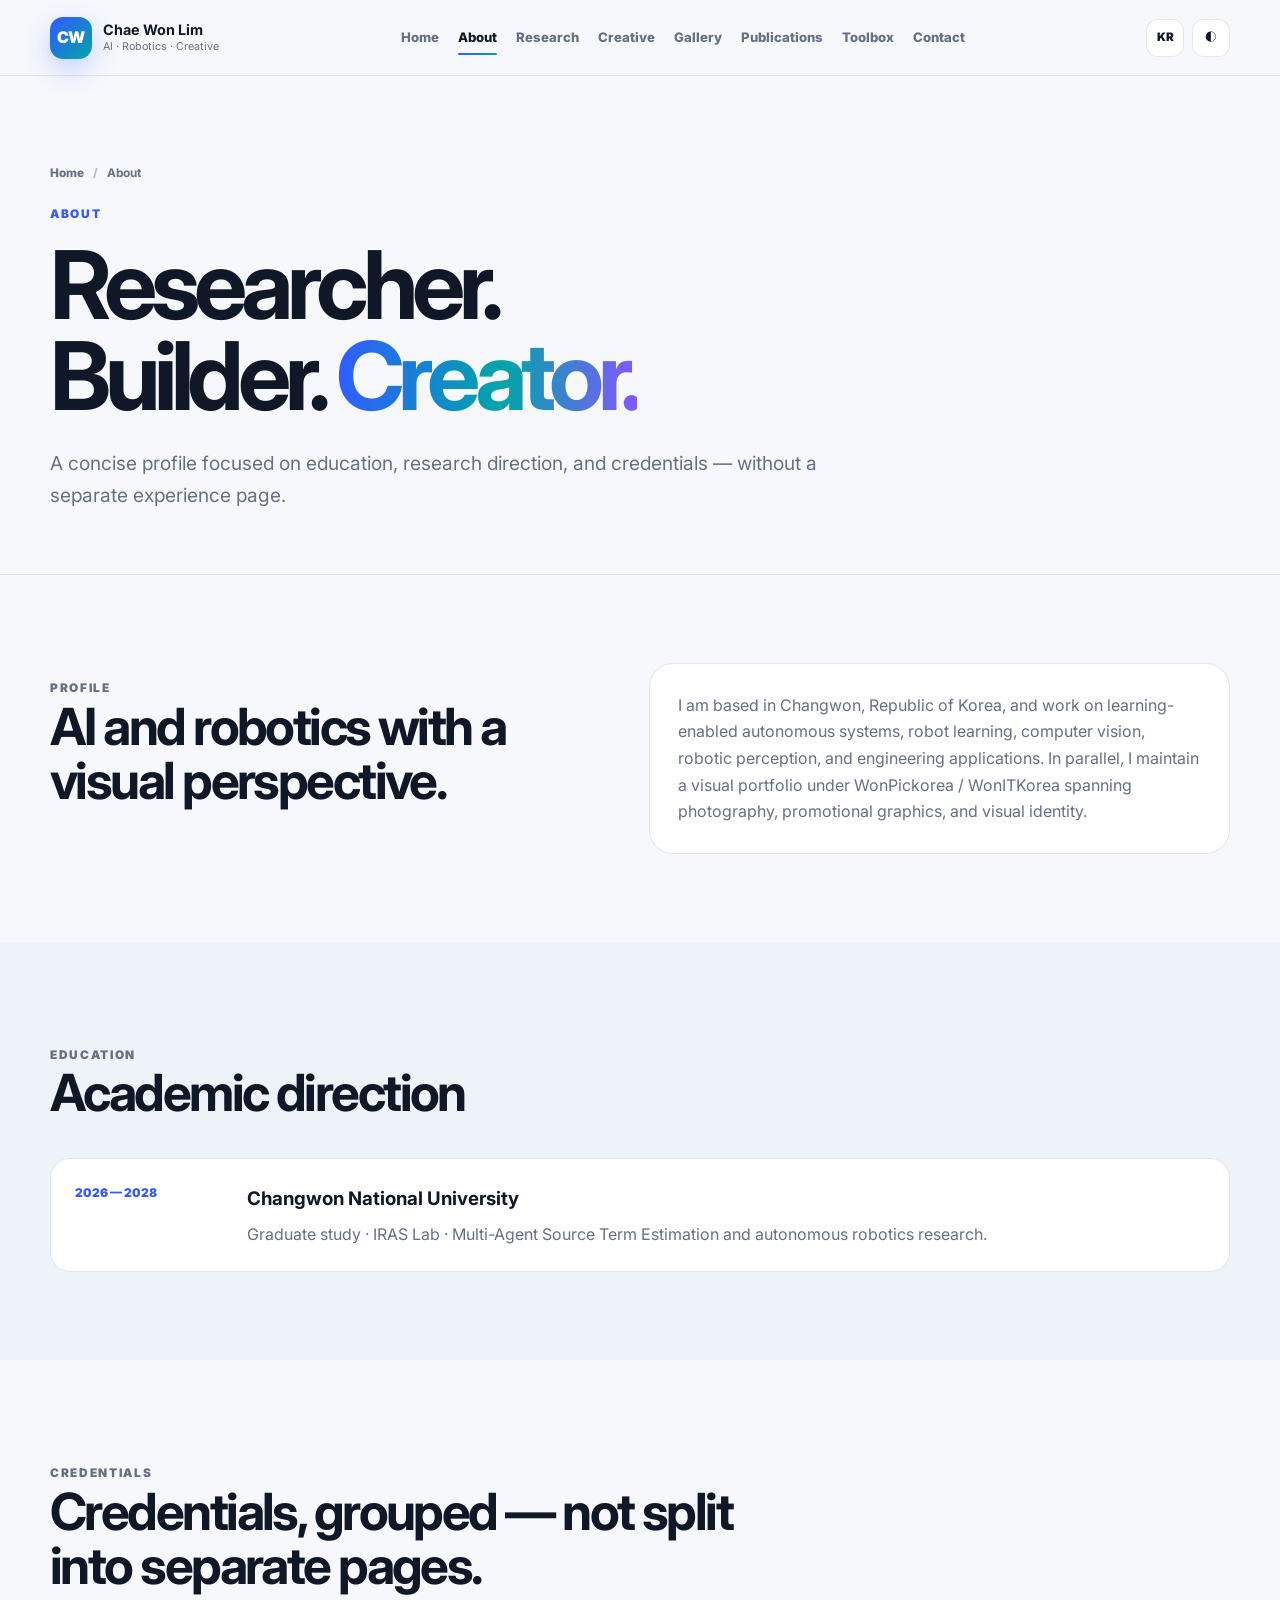
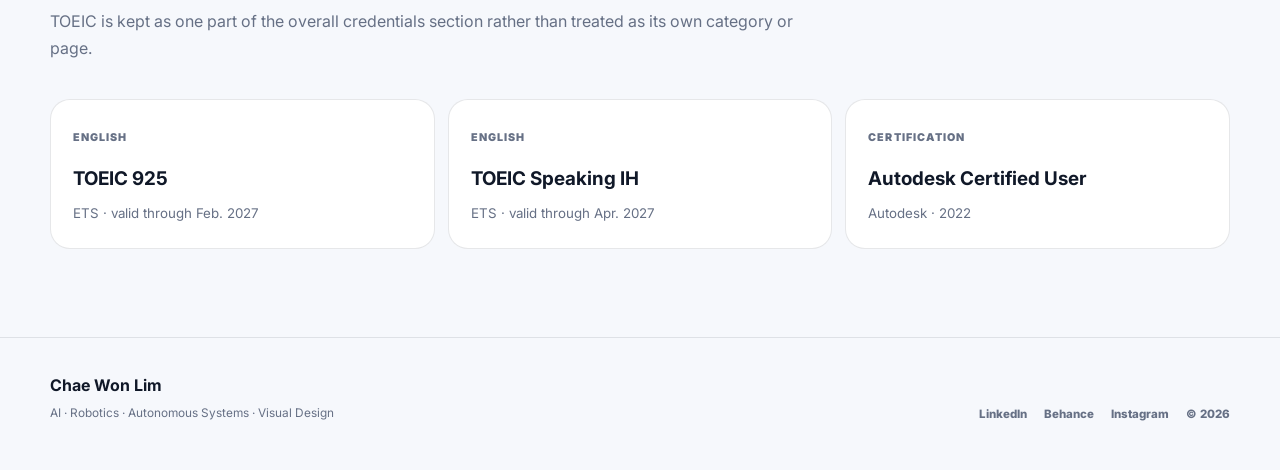
<file: about.html>
<!doctype html><html lang="en" data-theme="light" data-lang="en"><head><meta charset="utf-8"><meta name="viewport" content="width=device-width,initial-scale=1"><meta name="description" content="About Chae Won Lim — profile, education, and grouped credentials."><meta name="theme-color" content="#0b1020"><meta property="og:title" content="About | Chae Won Lim"><meta property="og:description" content="About Chae Won Lim — profile, education, and grouped credentials."><meta property="og:type" content="website"><meta property="og:image" content="https://avatars.githubusercontent.com/u/75358803?s=800&v=4"><title>About | Chae Won Lim</title><link rel="preconnect" href="https://fonts.googleapis.com"><link rel="preconnect" href="https://fonts.gstatic.com" crossorigin><link rel="preconnect" href="https://mir-s3-cdn-cf.behance.net"><link href="https://fonts.googleapis.com/css2?family=Inter:wght@400;500;600;700;800;900&family=Noto+Sans+KR:wght@400;500;600;700;800;900&display=swap" rel="stylesheet"><style>

:root{--bg:#f6f8fc;--surface:#ffffff;--surface2:#eef3f9;--text:#101828;--muted:#667085;--line:rgba(16,24,40,.10);--brand:#3459ff;--brand2:#00a6a6;--purple:#7655ff;--shadow:0 22px 60px rgba(26,45,92,.11);--radius:26px;--max:1180px;--header:76px}
html[data-theme="dark"]{--bg:#080d18;--surface:#101827;--surface2:#151f31;--text:#edf3ff;--muted:#9cabc0;--line:rgba(238,244,255,.1);--shadow:0 24px 70px rgba(0,0,0,.32)}
*{box-sizing:border-box}html{scroll-behavior:smooth}body{margin:0;background:var(--bg);color:var(--text);font-family:Inter,"Noto Sans KR",system-ui,sans-serif;line-height:1.66;-webkit-font-smoothing:antialiased}a{color:inherit;text-decoration:none}img{display:block;max-width:100%}button{font:inherit}.container{width:min(var(--max),calc(100% - 44px));margin:auto}
.site-header{position:sticky;top:0;z-index:100;height:var(--header);background:color-mix(in srgb,var(--bg) 86%,transparent);backdrop-filter:blur(18px);border-bottom:1px solid var(--line)}.nav-wrap{height:100%;display:flex;align-items:center;justify-content:space-between;gap:22px}.brand{display:flex;align-items:center;gap:11px}.brand-mark{width:42px;height:42px;border-radius:13px;display:grid;place-items:center;color:white;font-weight:900;letter-spacing:-.06em;background:linear-gradient(135deg,var(--brand),var(--brand2));box-shadow:0 10px 26px rgba(52,89,255,.26)}.brand-copy{display:grid;line-height:1.08}.brand-copy strong{font-size:.9rem}.brand-copy small{font-size:.67rem;color:var(--muted);margin-top:4px}.nav{display:flex;align-items:center;gap:19px;font-size:.82rem;font-weight:800}.nav a{color:var(--muted);padding:9px 0;position:relative}.nav a:hover,.nav a.active{color:var(--text)}.nav a.active:after{content:"";position:absolute;left:0;right:0;bottom:2px;height:2px;border-radius:99px;background:linear-gradient(90deg,var(--brand),var(--brand2))}.nav-actions{display:flex;gap:8px}.icon-button{height:38px;min-width:38px;border:1px solid var(--line);border-radius:12px;background:var(--surface);color:var(--text);cursor:pointer;font-size:.73rem;font-weight:900}.nav-toggle{display:none;border:0;background:transparent;color:var(--text);padding:7px}.nav-toggle span{display:block;width:24px;height:2px;background:currentColor;margin:5px 0}
.lang-ko{display:none}html[data-lang="ko"] .lang-en{display:none}html[data-lang="ko"] .lang-ko{display:inline}html[data-lang="ko"] .block.lang-ko{display:block}html[data-lang="en"] .block.lang-en{display:block}.block.lang-en{display:block}.block.lang-ko{display:none}
.hero{padding:76px 0 90px;min-height:calc(100vh - var(--header));display:grid;align-items:center}.hero-grid{display:grid;grid-template-columns:minmax(0,1.15fr) minmax(320px,.85fr);gap:70px;align-items:center}.eyebrow{margin:0 0 16px;color:var(--brand);font-size:.74rem;font-weight:900;letter-spacing:.14em;text-transform:uppercase}.hero h1,.page-hero h1{margin:0;font-size:clamp(3rem,6.8vw,6.5rem);line-height:.96;letter-spacing:-.065em}.gradient{background:linear-gradient(90deg,#315cff 0%,#00a5a8 55%,#8357ff 100%);-webkit-background-clip:text;background-clip:text;color:transparent}.lead{margin:26px 0 0;max-width:760px;color:var(--muted);font-size:clamp(1.03rem,1.55vw,1.2rem)}.hero-actions{display:flex;flex-wrap:wrap;gap:10px;margin-top:30px}.button{min-height:48px;padding:0 18px;border-radius:14px;display:inline-flex;align-items:center;justify-content:center;font-weight:900;font-size:.85rem;transition:.2s}.button.primary{background:var(--text);color:var(--bg)}.button.ghost{border:1px solid var(--line);background:var(--surface)}.button:hover{transform:translateY(-2px)}.social-row{display:flex;flex-wrap:wrap;gap:8px;margin-top:16px}.chip{padding:8px 11px;border:1px solid var(--line);border-radius:999px;background:var(--surface);font-size:.73rem;color:var(--muted);font-weight:800}.chip:hover{color:var(--text)}
.profile-card{padding:18px;border:1px solid var(--line);border-radius:31px;background:linear-gradient(155deg,color-mix(in srgb,var(--surface) 94%,#3459ff 6%),var(--surface));box-shadow:var(--shadow)}.profile-label{display:flex;align-items:center;justify-content:space-between;font-size:.72rem;color:var(--muted);margin:0 4px 13px}.live{display:inline-flex;gap:7px;align-items:center}.live:before{content:"";width:8px;height:8px;border-radius:50%;background:#22c67a;box-shadow:0 0 0 5px rgba(34,198,122,.12)}.linkedin-stage{height:430px;border-radius:23px;overflow:hidden;background:#eaf0f7;display:grid;place-items:center;position:relative}.linkedin-stage iframe{width:100%;height:430px;border:0;position:relative;z-index:2}.profile-fallback{position:absolute;inset:0;display:grid;place-items:center;text-align:center;padding:30px;color:#101828}.profile-fallback img{width:190px;height:190px;border-radius:50%;object-fit:cover;box-shadow:0 14px 35px rgba(0,0,0,.12)}.profile-fallback strong{display:block;margin-top:17px}.profile-foot{display:flex;justify-content:space-between;gap:15px;margin:13px 4px 0;color:var(--muted);font-size:.7rem}
.page-hero{padding:88px 0 62px;border-bottom:1px solid var(--line)}.page-hero h1{font-size:clamp(3.2rem,7.4vw,7rem);max-width:1000px}.page-hero .lead{max-width:820px}.crumb{display:flex;gap:9px;align-items:center;color:var(--muted);font-size:.74rem;font-weight:800;margin-bottom:21px}.crumb span{opacity:.45}.section{padding:88px 0}.section.soft{background:var(--surface2)}.section.dark{background:#09101f;color:#edf3ff}.section.dark .muted{color:#a5b2c6}.section-title{max-width:760px;margin-bottom:38px}.section-title h2{margin:0;font-size:clamp(2rem,4vw,4rem);line-height:1.06;letter-spacing:-.05em}.section-title p{margin:16px 0 0;color:var(--muted)}.muted{color:var(--muted)}
.portal-grid{display:grid;grid-template-columns:repeat(3,1fr);gap:15px}.portal-card{min-height:235px;padding:27px;border-radius:24px;border:1px solid var(--line);background:var(--surface);display:flex;flex-direction:column;justify-content:space-between;transition:.24s}.portal-card:hover{transform:translateY(-5px);box-shadow:var(--shadow)}.portal-card .num{font-size:.68rem;color:var(--muted);font-weight:900;letter-spacing:.1em}.portal-card h3{font-size:1.4rem;letter-spacing:-.035em;margin:28px 0 8px}.portal-card p{margin:0;color:var(--muted);font-size:.86rem}.portal-card .go{margin-top:25px;font-size:.76rem;font-weight:900;color:var(--brand)}
.grid-2{display:grid;grid-template-columns:repeat(2,minmax(0,1fr));gap:18px}.grid-3{display:grid;grid-template-columns:repeat(3,minmax(0,1fr));gap:15px}.card{padding:28px;border:1px solid var(--line);border-radius:24px;background:var(--surface)}.card h3{margin:0 0 11px;font-size:1.25rem;letter-spacing:-.03em}.card p{margin:0;color:var(--muted)}.metric{font-size:2.15rem;font-weight:900;letter-spacing:-.05em}.metric-label{font-size:.75rem;color:var(--muted);margin-top:7px}.timeline{display:grid;gap:13px}.timeline-item{display:grid;grid-template-columns:150px 1fr;gap:22px;padding:24px;border-radius:20px;border:1px solid var(--line);background:var(--surface)}.timeline-year{font-size:.75rem;font-weight:900;color:var(--brand)}.timeline-item h3{margin:0 0 7px}.timeline-item p{margin:0;color:var(--muted)}
.credentials{display:grid;grid-template-columns:repeat(3,1fr);gap:13px}.credential{padding:22px;border-radius:20px;border:1px solid var(--line);background:var(--surface)}.credential .kicker{font-size:.67rem;color:var(--muted);text-transform:uppercase;letter-spacing:.1em;font-weight:900}.credential strong{display:block;font-size:1.18rem;margin:14px 0 5px}.credential small{color:var(--muted)}
.research-grid{display:grid;grid-template-columns:repeat(2,minmax(0,1fr));gap:18px}.research-card{min-height:320px;padding:29px;border-radius:24px;border:1px solid var(--line);background:var(--surface);position:relative}.research-card .index{position:absolute;top:22px;right:23px;color:var(--muted);font-size:.68rem;font-weight:900}.research-icon{width:51px;height:51px;border-radius:15px;background:var(--surface2);display:grid;place-items:center;font-weight:900;color:var(--brand);font-size:1.2rem}.research-card h3{margin:41px 0 12px;font-size:1.4rem;letter-spacing:-.03em}.research-card p{margin:0;color:var(--muted);font-size:.9rem}.tags{display:flex;flex-wrap:wrap;gap:7px;margin-top:24px}.tags span{padding:6px 9px;border-radius:999px;background:var(--surface2);color:var(--muted);font-size:.66rem;font-weight:900}.pipeline{display:grid;grid-template-columns:repeat(5,1fr);gap:9px;align-items:center}.pipe{padding:19px 12px;border-radius:16px;background:var(--surface);border:1px solid var(--line);text-align:center;font-size:.78rem;font-weight:900}.arrow{text-align:center;color:var(--muted)}
.creative-grid{display:grid;grid-template-columns:repeat(3,minmax(0,1fr));gap:16px}.creative-card{border-radius:22px;overflow:hidden;border:1px solid var(--line);background:var(--surface);transition:.24s}.creative-card:hover{transform:translateY(-5px);box-shadow:var(--shadow)}.creative-image{aspect-ratio:1.28/1;overflow:hidden;background:#dfe7f2}.creative-image img{width:100%;height:100%;object-fit:cover;transition:.35s}.creative-card:hover img{transform:scale(1.035)}.creative-body{padding:17px 18px 20px}.creative-type{font-size:.65rem;color:var(--brand);font-weight:900;letter-spacing:.08em;text-transform:uppercase}.creative-body h3{margin:8px 0 7px;font-size:1rem}.creative-body p{margin:0;color:var(--muted);font-size:.77rem}
.gallery{columns:3;column-gap:14px}.gallery-item{display:block;break-inside:avoid;margin:0 0 14px;border-radius:18px;overflow:hidden;border:1px solid var(--line);background:var(--surface);cursor:zoom-in}.gallery-item img{width:100%;height:auto;transition:.3s}.gallery-item:hover img{transform:scale(1.015)}.lightbox{position:fixed;inset:0;z-index:500;background:rgba(3,8,18,.92);display:none;place-items:center;padding:30px}.lightbox.open{display:grid}.lightbox img{max-width:min(1200px,95vw);max-height:90vh;border-radius:14px}.lightbox button{position:absolute;right:23px;top:18px;width:44px;height:44px;border-radius:50%;border:1px solid rgba(255,255,255,.2);background:rgba(255,255,255,.08);color:white;font-size:1.5rem;cursor:pointer}
.publication{display:grid;grid-template-columns:110px 1fr auto;gap:24px;align-items:start;padding:27px 0;border-top:1px solid var(--line)}.publication:last-child{border-bottom:1px solid var(--line)}.publication .year{font-weight:900;color:var(--brand)}.publication h3{margin:0 0 7px;font-size:1.18rem}.publication p{margin:0;color:var(--muted);font-size:.84rem}.publication a{font-size:.77rem;font-weight:900;color:var(--brand);white-space:nowrap}
.skill-groups{display:grid;grid-template-columns:repeat(2,1fr);gap:18px}.skill-group{padding:27px;border-radius:24px;background:var(--surface);border:1px solid var(--line)}.skill-group h3{margin:0 0 18px}.skill-list{display:flex;gap:8px;flex-wrap:wrap}.skill-list span{padding:9px 11px;border-radius:12px;background:var(--surface2);font-size:.75rem;font-weight:800;color:var(--muted)}
.contact-grid{display:grid;grid-template-columns:.85fr 1.15fr;gap:60px;align-items:start}.contact-card{border:1px solid var(--line);border-radius:24px;background:var(--surface);overflow:hidden}.contact-row{display:flex;justify-content:space-between;gap:18px;padding:21px 23px;border-bottom:1px solid var(--line);transition:.2s}.contact-row:last-child{border-bottom:0}.contact-row[href]:hover{background:var(--surface2)}.contact-row span{color:var(--muted);font-size:.78rem}.contact-row strong{font-size:.82rem;text-align:right}
.site-footer{padding:34px 0 46px;border-top:1px solid var(--line)}.footer-wrap{display:flex;justify-content:space-between;gap:20px;align-items:end}.footer-wrap p{margin:6px 0 0;color:var(--muted);font-size:.74rem}.footer-links{display:flex;gap:17px;color:var(--muted);font-size:.72rem;font-weight:800}.reveal{opacity:0;transform:translateY(18px);transition:.6s ease}.reveal.visible{opacity:1;transform:none}
@media(max-width:980px){.nav{position:fixed;top:var(--header);left:22px;right:22px;display:none;flex-direction:column;align-items:stretch;gap:0;padding:15px;border:1px solid var(--line);border-radius:18px;background:var(--surface);box-shadow:var(--shadow)}.nav.open{display:flex}.nav a{padding:12px}.nav a.active:after{display:none}.nav-toggle{display:block}.hero-grid,.contact-grid{grid-template-columns:1fr}.hero-grid{gap:44px}.profile-card{max-width:560px}.portal-grid,.grid-3,.credentials,.creative-grid{grid-template-columns:repeat(2,1fr)}.pipeline{grid-template-columns:1fr}.arrow{transform:rotate(90deg)}.gallery{columns:2}.publication{grid-template-columns:80px 1fr}.publication a{grid-column:2}}
@media(max-width:680px){.container{width:min(var(--max),calc(100% - 30px))}.brand-copy{display:none}.hero{padding-top:55px}.hero h1,.page-hero h1{font-size:clamp(2.85rem,15vw,4.8rem)}.page-hero{padding-top:61px}.portal-grid,.grid-2,.grid-3,.credentials,.research-grid,.creative-grid,.skill-groups{grid-template-columns:1fr}.timeline-item{grid-template-columns:1fr;gap:7px}.gallery{columns:1}.publication{grid-template-columns:1fr;gap:8px}.publication a{grid-column:auto}.footer-wrap{align-items:start;flex-direction:column}.footer-links{flex-wrap:wrap}.section{padding:68px 0}.linkedin-stage{height:410px}.linkedin-stage iframe{height:410px}}

</style></head><body data-page="about"><header class="site-header"><div class="container nav-wrap"><a class="brand" href="index.html"><span class="brand-mark">CW</span><span class="brand-copy"><strong>Chae Won Lim</strong><small>AI · Robotics · Creative</small></span></a><nav class="nav" id="navMenu"><a href="index.html" data-page="home"><span class="lang-en">Home</span><span class="lang-ko">홈</span></a><a href="about.html" data-page="about"><span class="lang-en">About</span><span class="lang-ko">소개</span></a><a href="research.html" data-page="research"><span class="lang-en">Research</span><span class="lang-ko">연구</span></a><a href="creative.html" data-page="creative"><span class="lang-en">Creative</span><span class="lang-ko">크리에이티브</span></a><a href="gallery.html" data-page="gallery"><span class="lang-en">Gallery</span><span class="lang-ko">갤러리</span></a><a href="publications.html" data-page="publications"><span class="lang-en">Publications</span><span class="lang-ko">논문</span></a><a href="toolbox.html" data-page="toolbox"><span class="lang-en">Toolbox</span><span class="lang-ko">기술</span></a><a href="contact.html" data-page="contact"><span class="lang-en">Contact</span><span class="lang-ko">연락처</span></a></nav><div class="nav-actions"><button class="icon-button" id="langToggle" aria-label="Toggle language">KR</button><button class="icon-button" id="themeToggle" aria-label="Toggle theme">◐</button><button class="nav-toggle" id="navToggle" aria-label="Open menu"><span></span><span></span><span></span></button></div></div></header><main><section class="page-hero"><div class="container"><div class="crumb"><a href="index.html">Home</a><span>/</span><b>About</b></div><p class="eyebrow">About</p><h1><span class="lang-en">Researcher.<br>Builder. <span class="gradient">Creator.</span></span><span class="lang-ko">연구하고,<br>만들고, <span class="gradient">표현합니다.</span></span></h1><p class="lead"><span class="lang-en">A concise profile focused on education, research direction, and credentials — without a separate experience page.</span><span class="lang-ko">별도 Experience 페이지 없이 학력, 연구 방향, 자격·어학 정보를 중심으로 정리한 개인 소개입니다.</span></p></div></section><section class="section"><div class="container grid-2"><div class="section-title reveal"><p class="eyebrow"><span class="lang-en">Profile</span><span class="lang-ko">프로필</span></p><h2><span class="lang-en">AI and robotics with a visual perspective.</span><span class="lang-ko">AI와 로보틱스에 시각적 관점을 더합니다.</span></h2></div><div class="card reveal"><p><span class="lang-en">I am based in Changwon, Republic of Korea, and work on learning-enabled autonomous systems, robot learning, computer vision, robotic perception, and engineering applications. In parallel, I maintain a visual portfolio under WonPickorea / WonITKorea spanning photography, promotional graphics, and visual identity.</span><span class="lang-ko">대한민국 창원을 기반으로 학습 기반 자율 시스템, 로봇학습, 컴퓨터비전, 로봇 인지 및 엔지니어링 응용을 연구합니다. 동시에 WonPickorea / WonITKorea 이름으로 사진, 홍보 그래픽, 시각 아이덴티티 작업도 이어가고 있습니다.</span></p></div></div></section><section class="section soft"><div class="container"><div class="section-title reveal"><p class="eyebrow"><span class="lang-en">Education</span><span class="lang-ko">학력</span></p><h2><span class="lang-en">Academic direction</span><span class="lang-ko">학업 및 연구 방향</span></h2></div><div class="timeline"><div class="timeline-item reveal"><div class="timeline-year">2026 — 2028</div><div><h3><span class="lang-en">Changwon National University</span><span class="lang-ko">국립창원대학교</span></h3><p><span class="lang-en">Graduate study · IRAS Lab · Multi-Agent Source Term Estimation and autonomous robotics research.</span><span class="lang-ko">대학원 · IRAS Lab · 멀티에이전트 소스텀 추정 및 자율 로봇 연구.</span></p></div></div></div></div></section><section class="section"><div class="container"><div class="section-title reveal"><p class="eyebrow"><span class="lang-en">Credentials</span><span class="lang-ko">자격 · 어학</span></p><h2><span class="lang-en">Credentials, grouped — not split into separate pages.</span><span class="lang-ko">자격과 어학은 별도 페이지로 빼지 않고 함께 정리했습니다.</span></h2><p><span class="lang-en">TOEIC is kept as one part of the overall credentials section rather than treated as its own category or page.</span><span class="lang-ko">TOEIC은 별도 항목이나 페이지가 아니라 전체 자격·어학 정보 안에 통합했습니다.</span></p></div><div class="credentials"><div class="credential reveal"><span class="kicker">English</span><strong>TOEIC 925</strong><small>ETS · valid through Feb. 2027</small></div><div class="credential reveal"><span class="kicker">English</span><strong>TOEIC Speaking IH</strong><small>ETS · valid through Apr. 2027</small></div><div class="credential reveal"><span class="kicker">Certification</span><strong>Autodesk Certified User</strong><small>Autodesk · 2022</small></div></div></div></section></main><footer class="site-footer"><div class="container footer-wrap"><div><strong>Chae Won Lim</strong><p>AI · Robotics · Autonomous Systems · Visual Design</p></div><div class="footer-links"><a href="https://www.linkedin.com/in/chae-won-lim/" target="_blank" rel="noopener">LinkedIn</a><a href="https://www.behance.net/wonpickorea" target="_blank" rel="noopener">Behance</a><a href="https://instagram.com/wonpickorea" target="_blank" rel="noopener">Instagram</a><span>© <span data-year></span></span></div></div></footer><script>

const root=document.documentElement;
const themeBtn=document.getElementById('themeToggle');
const langBtn=document.getElementById('langToggle');
const nav=document.getElementById('navMenu');
const navBtn=document.getElementById('navToggle');
let theme=localStorage.getItem('cw-theme')||(matchMedia('(prefers-color-scheme: dark)').matches?'dark':'light');
let lang=localStorage.getItem('cw-lang')||'en';
function applyTheme(){root.dataset.theme=theme;if(themeBtn)themeBtn.textContent=theme==='dark'?'☀':'◐'}
function applyLang(){root.dataset.lang=lang;root.lang=lang==='ko'?'ko':'en';if(langBtn)langBtn.textContent=lang==='en'?'KR':'EN'}
if(themeBtn)themeBtn.addEventListener('click',()=>{theme=theme==='dark'?'light':'dark';localStorage.setItem('cw-theme',theme);applyTheme()});
if(langBtn)langBtn.addEventListener('click',()=>{lang=lang==='en'?'ko':'en';localStorage.setItem('cw-lang',lang);applyLang()});
if(navBtn)navBtn.addEventListener('click',()=>nav.classList.toggle('open'));
document.querySelectorAll('.nav a').forEach(a=>a.addEventListener('click',()=>nav?.classList.remove('open')));
document.querySelectorAll('[data-page]').forEach(a=>{if(a.dataset.page===document.body.dataset.page)a.classList.add('active')});
document.querySelectorAll('[data-year]').forEach(x=>x.textContent=new Date().getFullYear());
const io=new IntersectionObserver(es=>es.forEach(e=>{if(e.isIntersecting){e.target.classList.add('visible');io.unobserve(e.target)}}),{threshold:.08});
document.querySelectorAll('.reveal').forEach(el=>io.observe(el));
function mountLinkedIn(){const stage=document.getElementById('linkedinStage');if(!stage)return;const f=document.createElement('iframe');f.title='Chae Won Lim LinkedIn profile badge';f.srcdoc=`<!doctype html><html><head><meta name="viewport" content="width=device-width,initial-scale=1"><style>html,body{margin:0;height:100%;display:grid;place-items:center;background:transparent;overflow:hidden}.badge-base{margin:auto}</style></head><body><script src="https://platform.linkedin.com/badges/js/profile.js" async defer type="text/javascript"><\/script><div class="badge-base LI-profile-badge" data-locale="en_US" data-size="large" data-theme="light" data-type="VERTICAL" data-vanity="chae-won-lim" data-version="v1"><a class="badge-base__link LI-simple-link" href="https://www.linkedin.com/in/chae-won-lim/">Chae Won Lim<\/a><\/div></body></html>`;stage.appendChild(f)}
mountLinkedIn();applyTheme();applyLang();
const lb=document.getElementById('lightbox'),lbImg=document.getElementById('lightboxImg');
if(lb&&lbImg){document.querySelectorAll('.gallery-item img').forEach(img=>img.addEventListener('click',()=>{lbImg.src=img.src;lb.classList.add('open')}));lb.addEventListener('click',e=>{if(e.target===lb||e.target.closest('button'))lb.classList.remove('open')});document.addEventListener('keydown',e=>{if(e.key==='Escape')lb.classList.remove('open')})}

</script></body></html>
</file>
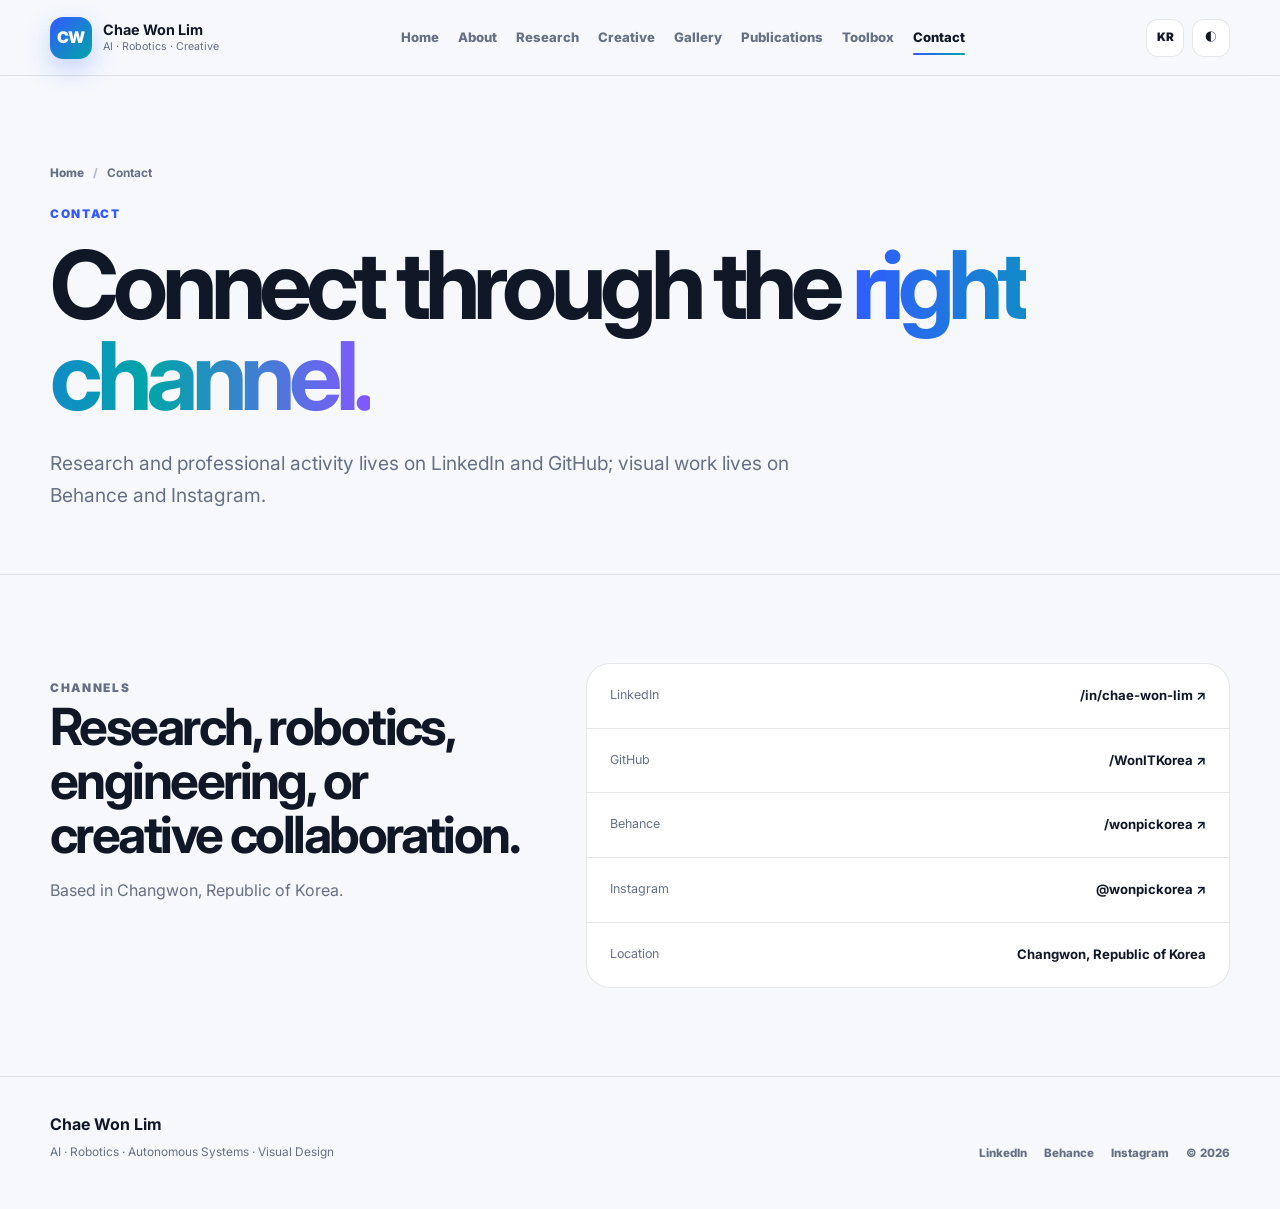
<file: contact.html>
<!doctype html><html lang="en" data-theme="light" data-lang="en"><head><meta charset="utf-8"><meta name="viewport" content="width=device-width,initial-scale=1"><meta name="description" content="Contact and social links for Chae Won Lim."><meta name="theme-color" content="#0b1020"><meta property="og:title" content="Contact | Chae Won Lim"><meta property="og:description" content="Contact and social links for Chae Won Lim."><meta property="og:type" content="website"><meta property="og:image" content="https://avatars.githubusercontent.com/u/75358803?s=800&v=4"><title>Contact | Chae Won Lim</title><link rel="preconnect" href="https://fonts.googleapis.com"><link rel="preconnect" href="https://fonts.gstatic.com" crossorigin><link rel="preconnect" href="https://mir-s3-cdn-cf.behance.net"><link href="https://fonts.googleapis.com/css2?family=Inter:wght@400;500;600;700;800;900&family=Noto+Sans+KR:wght@400;500;600;700;800;900&display=swap" rel="stylesheet"><style>

:root{--bg:#f6f8fc;--surface:#ffffff;--surface2:#eef3f9;--text:#101828;--muted:#667085;--line:rgba(16,24,40,.10);--brand:#3459ff;--brand2:#00a6a6;--purple:#7655ff;--shadow:0 22px 60px rgba(26,45,92,.11);--radius:26px;--max:1180px;--header:76px}
html[data-theme="dark"]{--bg:#080d18;--surface:#101827;--surface2:#151f31;--text:#edf3ff;--muted:#9cabc0;--line:rgba(238,244,255,.1);--shadow:0 24px 70px rgba(0,0,0,.32)}
*{box-sizing:border-box}html{scroll-behavior:smooth}body{margin:0;background:var(--bg);color:var(--text);font-family:Inter,"Noto Sans KR",system-ui,sans-serif;line-height:1.66;-webkit-font-smoothing:antialiased}a{color:inherit;text-decoration:none}img{display:block;max-width:100%}button{font:inherit}.container{width:min(var(--max),calc(100% - 44px));margin:auto}
.site-header{position:sticky;top:0;z-index:100;height:var(--header);background:color-mix(in srgb,var(--bg) 86%,transparent);backdrop-filter:blur(18px);border-bottom:1px solid var(--line)}.nav-wrap{height:100%;display:flex;align-items:center;justify-content:space-between;gap:22px}.brand{display:flex;align-items:center;gap:11px}.brand-mark{width:42px;height:42px;border-radius:13px;display:grid;place-items:center;color:white;font-weight:900;letter-spacing:-.06em;background:linear-gradient(135deg,var(--brand),var(--brand2));box-shadow:0 10px 26px rgba(52,89,255,.26)}.brand-copy{display:grid;line-height:1.08}.brand-copy strong{font-size:.9rem}.brand-copy small{font-size:.67rem;color:var(--muted);margin-top:4px}.nav{display:flex;align-items:center;gap:19px;font-size:.82rem;font-weight:800}.nav a{color:var(--muted);padding:9px 0;position:relative}.nav a:hover,.nav a.active{color:var(--text)}.nav a.active:after{content:"";position:absolute;left:0;right:0;bottom:2px;height:2px;border-radius:99px;background:linear-gradient(90deg,var(--brand),var(--brand2))}.nav-actions{display:flex;gap:8px}.icon-button{height:38px;min-width:38px;border:1px solid var(--line);border-radius:12px;background:var(--surface);color:var(--text);cursor:pointer;font-size:.73rem;font-weight:900}.nav-toggle{display:none;border:0;background:transparent;color:var(--text);padding:7px}.nav-toggle span{display:block;width:24px;height:2px;background:currentColor;margin:5px 0}
.lang-ko{display:none}html[data-lang="ko"] .lang-en{display:none}html[data-lang="ko"] .lang-ko{display:inline}html[data-lang="ko"] .block.lang-ko{display:block}html[data-lang="en"] .block.lang-en{display:block}.block.lang-en{display:block}.block.lang-ko{display:none}
.hero{padding:76px 0 90px;min-height:calc(100vh - var(--header));display:grid;align-items:center}.hero-grid{display:grid;grid-template-columns:minmax(0,1.15fr) minmax(320px,.85fr);gap:70px;align-items:center}.eyebrow{margin:0 0 16px;color:var(--brand);font-size:.74rem;font-weight:900;letter-spacing:.14em;text-transform:uppercase}.hero h1,.page-hero h1{margin:0;font-size:clamp(3rem,6.8vw,6.5rem);line-height:.96;letter-spacing:-.065em}.gradient{background:linear-gradient(90deg,#315cff 0%,#00a5a8 55%,#8357ff 100%);-webkit-background-clip:text;background-clip:text;color:transparent}.lead{margin:26px 0 0;max-width:760px;color:var(--muted);font-size:clamp(1.03rem,1.55vw,1.2rem)}.hero-actions{display:flex;flex-wrap:wrap;gap:10px;margin-top:30px}.button{min-height:48px;padding:0 18px;border-radius:14px;display:inline-flex;align-items:center;justify-content:center;font-weight:900;font-size:.85rem;transition:.2s}.button.primary{background:var(--text);color:var(--bg)}.button.ghost{border:1px solid var(--line);background:var(--surface)}.button:hover{transform:translateY(-2px)}.social-row{display:flex;flex-wrap:wrap;gap:8px;margin-top:16px}.chip{padding:8px 11px;border:1px solid var(--line);border-radius:999px;background:var(--surface);font-size:.73rem;color:var(--muted);font-weight:800}.chip:hover{color:var(--text)}
.profile-card{padding:18px;border:1px solid var(--line);border-radius:31px;background:linear-gradient(155deg,color-mix(in srgb,var(--surface) 94%,#3459ff 6%),var(--surface));box-shadow:var(--shadow)}.profile-label{display:flex;align-items:center;justify-content:space-between;font-size:.72rem;color:var(--muted);margin:0 4px 13px}.live{display:inline-flex;gap:7px;align-items:center}.live:before{content:"";width:8px;height:8px;border-radius:50%;background:#22c67a;box-shadow:0 0 0 5px rgba(34,198,122,.12)}.linkedin-stage{height:430px;border-radius:23px;overflow:hidden;background:#eaf0f7;display:grid;place-items:center;position:relative}.linkedin-stage iframe{width:100%;height:430px;border:0;position:relative;z-index:2}.profile-fallback{position:absolute;inset:0;display:grid;place-items:center;text-align:center;padding:30px;color:#101828}.profile-fallback img{width:190px;height:190px;border-radius:50%;object-fit:cover;box-shadow:0 14px 35px rgba(0,0,0,.12)}.profile-fallback strong{display:block;margin-top:17px}.profile-foot{display:flex;justify-content:space-between;gap:15px;margin:13px 4px 0;color:var(--muted);font-size:.7rem}
.page-hero{padding:88px 0 62px;border-bottom:1px solid var(--line)}.page-hero h1{font-size:clamp(3.2rem,7.4vw,7rem);max-width:1000px}.page-hero .lead{max-width:820px}.crumb{display:flex;gap:9px;align-items:center;color:var(--muted);font-size:.74rem;font-weight:800;margin-bottom:21px}.crumb span{opacity:.45}.section{padding:88px 0}.section.soft{background:var(--surface2)}.section.dark{background:#09101f;color:#edf3ff}.section.dark .muted{color:#a5b2c6}.section-title{max-width:760px;margin-bottom:38px}.section-title h2{margin:0;font-size:clamp(2rem,4vw,4rem);line-height:1.06;letter-spacing:-.05em}.section-title p{margin:16px 0 0;color:var(--muted)}.muted{color:var(--muted)}
.portal-grid{display:grid;grid-template-columns:repeat(3,1fr);gap:15px}.portal-card{min-height:235px;padding:27px;border-radius:24px;border:1px solid var(--line);background:var(--surface);display:flex;flex-direction:column;justify-content:space-between;transition:.24s}.portal-card:hover{transform:translateY(-5px);box-shadow:var(--shadow)}.portal-card .num{font-size:.68rem;color:var(--muted);font-weight:900;letter-spacing:.1em}.portal-card h3{font-size:1.4rem;letter-spacing:-.035em;margin:28px 0 8px}.portal-card p{margin:0;color:var(--muted);font-size:.86rem}.portal-card .go{margin-top:25px;font-size:.76rem;font-weight:900;color:var(--brand)}
.grid-2{display:grid;grid-template-columns:repeat(2,minmax(0,1fr));gap:18px}.grid-3{display:grid;grid-template-columns:repeat(3,minmax(0,1fr));gap:15px}.card{padding:28px;border:1px solid var(--line);border-radius:24px;background:var(--surface)}.card h3{margin:0 0 11px;font-size:1.25rem;letter-spacing:-.03em}.card p{margin:0;color:var(--muted)}.metric{font-size:2.15rem;font-weight:900;letter-spacing:-.05em}.metric-label{font-size:.75rem;color:var(--muted);margin-top:7px}.timeline{display:grid;gap:13px}.timeline-item{display:grid;grid-template-columns:150px 1fr;gap:22px;padding:24px;border-radius:20px;border:1px solid var(--line);background:var(--surface)}.timeline-year{font-size:.75rem;font-weight:900;color:var(--brand)}.timeline-item h3{margin:0 0 7px}.timeline-item p{margin:0;color:var(--muted)}
.credentials{display:grid;grid-template-columns:repeat(3,1fr);gap:13px}.credential{padding:22px;border-radius:20px;border:1px solid var(--line);background:var(--surface)}.credential .kicker{font-size:.67rem;color:var(--muted);text-transform:uppercase;letter-spacing:.1em;font-weight:900}.credential strong{display:block;font-size:1.18rem;margin:14px 0 5px}.credential small{color:var(--muted)}
.research-grid{display:grid;grid-template-columns:repeat(2,minmax(0,1fr));gap:18px}.research-card{min-height:320px;padding:29px;border-radius:24px;border:1px solid var(--line);background:var(--surface);position:relative}.research-card .index{position:absolute;top:22px;right:23px;color:var(--muted);font-size:.68rem;font-weight:900}.research-icon{width:51px;height:51px;border-radius:15px;background:var(--surface2);display:grid;place-items:center;font-weight:900;color:var(--brand);font-size:1.2rem}.research-card h3{margin:41px 0 12px;font-size:1.4rem;letter-spacing:-.03em}.research-card p{margin:0;color:var(--muted);font-size:.9rem}.tags{display:flex;flex-wrap:wrap;gap:7px;margin-top:24px}.tags span{padding:6px 9px;border-radius:999px;background:var(--surface2);color:var(--muted);font-size:.66rem;font-weight:900}.pipeline{display:grid;grid-template-columns:repeat(5,1fr);gap:9px;align-items:center}.pipe{padding:19px 12px;border-radius:16px;background:var(--surface);border:1px solid var(--line);text-align:center;font-size:.78rem;font-weight:900}.arrow{text-align:center;color:var(--muted)}
.creative-grid{display:grid;grid-template-columns:repeat(3,minmax(0,1fr));gap:16px}.creative-card{border-radius:22px;overflow:hidden;border:1px solid var(--line);background:var(--surface);transition:.24s}.creative-card:hover{transform:translateY(-5px);box-shadow:var(--shadow)}.creative-image{aspect-ratio:1.28/1;overflow:hidden;background:#dfe7f2}.creative-image img{width:100%;height:100%;object-fit:cover;transition:.35s}.creative-card:hover img{transform:scale(1.035)}.creative-body{padding:17px 18px 20px}.creative-type{font-size:.65rem;color:var(--brand);font-weight:900;letter-spacing:.08em;text-transform:uppercase}.creative-body h3{margin:8px 0 7px;font-size:1rem}.creative-body p{margin:0;color:var(--muted);font-size:.77rem}
.gallery{columns:3;column-gap:14px}.gallery-item{display:block;break-inside:avoid;margin:0 0 14px;border-radius:18px;overflow:hidden;border:1px solid var(--line);background:var(--surface);cursor:zoom-in}.gallery-item img{width:100%;height:auto;transition:.3s}.gallery-item:hover img{transform:scale(1.015)}.lightbox{position:fixed;inset:0;z-index:500;background:rgba(3,8,18,.92);display:none;place-items:center;padding:30px}.lightbox.open{display:grid}.lightbox img{max-width:min(1200px,95vw);max-height:90vh;border-radius:14px}.lightbox button{position:absolute;right:23px;top:18px;width:44px;height:44px;border-radius:50%;border:1px solid rgba(255,255,255,.2);background:rgba(255,255,255,.08);color:white;font-size:1.5rem;cursor:pointer}
.publication{display:grid;grid-template-columns:110px 1fr auto;gap:24px;align-items:start;padding:27px 0;border-top:1px solid var(--line)}.publication:last-child{border-bottom:1px solid var(--line)}.publication .year{font-weight:900;color:var(--brand)}.publication h3{margin:0 0 7px;font-size:1.18rem}.publication p{margin:0;color:var(--muted);font-size:.84rem}.publication a{font-size:.77rem;font-weight:900;color:var(--brand);white-space:nowrap}
.skill-groups{display:grid;grid-template-columns:repeat(2,1fr);gap:18px}.skill-group{padding:27px;border-radius:24px;background:var(--surface);border:1px solid var(--line)}.skill-group h3{margin:0 0 18px}.skill-list{display:flex;gap:8px;flex-wrap:wrap}.skill-list span{padding:9px 11px;border-radius:12px;background:var(--surface2);font-size:.75rem;font-weight:800;color:var(--muted)}
.contact-grid{display:grid;grid-template-columns:.85fr 1.15fr;gap:60px;align-items:start}.contact-card{border:1px solid var(--line);border-radius:24px;background:var(--surface);overflow:hidden}.contact-row{display:flex;justify-content:space-between;gap:18px;padding:21px 23px;border-bottom:1px solid var(--line);transition:.2s}.contact-row:last-child{border-bottom:0}.contact-row[href]:hover{background:var(--surface2)}.contact-row span{color:var(--muted);font-size:.78rem}.contact-row strong{font-size:.82rem;text-align:right}
.site-footer{padding:34px 0 46px;border-top:1px solid var(--line)}.footer-wrap{display:flex;justify-content:space-between;gap:20px;align-items:end}.footer-wrap p{margin:6px 0 0;color:var(--muted);font-size:.74rem}.footer-links{display:flex;gap:17px;color:var(--muted);font-size:.72rem;font-weight:800}.reveal{opacity:0;transform:translateY(18px);transition:.6s ease}.reveal.visible{opacity:1;transform:none}
@media(max-width:980px){.nav{position:fixed;top:var(--header);left:22px;right:22px;display:none;flex-direction:column;align-items:stretch;gap:0;padding:15px;border:1px solid var(--line);border-radius:18px;background:var(--surface);box-shadow:var(--shadow)}.nav.open{display:flex}.nav a{padding:12px}.nav a.active:after{display:none}.nav-toggle{display:block}.hero-grid,.contact-grid{grid-template-columns:1fr}.hero-grid{gap:44px}.profile-card{max-width:560px}.portal-grid,.grid-3,.credentials,.creative-grid{grid-template-columns:repeat(2,1fr)}.pipeline{grid-template-columns:1fr}.arrow{transform:rotate(90deg)}.gallery{columns:2}.publication{grid-template-columns:80px 1fr}.publication a{grid-column:2}}
@media(max-width:680px){.container{width:min(var(--max),calc(100% - 30px))}.brand-copy{display:none}.hero{padding-top:55px}.hero h1,.page-hero h1{font-size:clamp(2.85rem,15vw,4.8rem)}.page-hero{padding-top:61px}.portal-grid,.grid-2,.grid-3,.credentials,.research-grid,.creative-grid,.skill-groups{grid-template-columns:1fr}.timeline-item{grid-template-columns:1fr;gap:7px}.gallery{columns:1}.publication{grid-template-columns:1fr;gap:8px}.publication a{grid-column:auto}.footer-wrap{align-items:start;flex-direction:column}.footer-links{flex-wrap:wrap}.section{padding:68px 0}.linkedin-stage{height:410px}.linkedin-stage iframe{height:410px}}

</style></head><body data-page="contact"><header class="site-header"><div class="container nav-wrap"><a class="brand" href="index.html"><span class="brand-mark">CW</span><span class="brand-copy"><strong>Chae Won Lim</strong><small>AI · Robotics · Creative</small></span></a><nav class="nav" id="navMenu"><a href="index.html" data-page="home"><span class="lang-en">Home</span><span class="lang-ko">홈</span></a><a href="about.html" data-page="about"><span class="lang-en">About</span><span class="lang-ko">소개</span></a><a href="research.html" data-page="research"><span class="lang-en">Research</span><span class="lang-ko">연구</span></a><a href="creative.html" data-page="creative"><span class="lang-en">Creative</span><span class="lang-ko">크리에이티브</span></a><a href="gallery.html" data-page="gallery"><span class="lang-en">Gallery</span><span class="lang-ko">갤러리</span></a><a href="publications.html" data-page="publications"><span class="lang-en">Publications</span><span class="lang-ko">논문</span></a><a href="toolbox.html" data-page="toolbox"><span class="lang-en">Toolbox</span><span class="lang-ko">기술</span></a><a href="contact.html" data-page="contact"><span class="lang-en">Contact</span><span class="lang-ko">연락처</span></a></nav><div class="nav-actions"><button class="icon-button" id="langToggle" aria-label="Toggle language">KR</button><button class="icon-button" id="themeToggle" aria-label="Toggle theme">◐</button><button class="nav-toggle" id="navToggle" aria-label="Open menu"><span></span><span></span><span></span></button></div></div></header><main><section class="page-hero"><div class="container"><div class="crumb"><a href="index.html">Home</a><span>/</span><b>Contact</b></div><p class="eyebrow">Contact</p><h1><span class="lang-en">Connect through the <span class="gradient">right channel.</span></span><span class="lang-ko">목적에 맞는 <span class="gradient">채널로 연결하세요.</span></span></h1><p class="lead"><span class="lang-en">Research and professional activity lives on LinkedIn and GitHub; visual work lives on Behance and Instagram.</span><span class="lang-ko">연구·전문 활동은 LinkedIn과 GitHub에서, 시각 작업은 Behance와 Instagram에서 확인할 수 있습니다.</span></p></div></section><section class="section"><div class="container contact-grid"><div class="section-title reveal"><p class="eyebrow"><span class="lang-en">Channels</span><span class="lang-ko">채널</span></p><h2><span class="lang-en">Research, robotics, engineering, or creative collaboration.</span><span class="lang-ko">연구, 로봇, 엔지니어링, 크리에이티브 협업.</span></h2><p><span class="lang-en">Based in Changwon, Republic of Korea.</span><span class="lang-ko">대한민국 창원 기반.</span></p></div><div class="contact-card reveal"><a class="contact-row" href="https://www.linkedin.com/in/chae-won-lim/" target="_blank" rel="noopener"><span>LinkedIn</span><strong>/in/chae-won-lim ↗</strong></a><a class="contact-row" href="https://github.com/WonITKorea" target="_blank" rel="noopener"><span>GitHub</span><strong>/WonITKorea ↗</strong></a><a class="contact-row" href="https://www.behance.net/wonpickorea" target="_blank" rel="noopener"><span>Behance</span><strong>/wonpickorea ↗</strong></a><a class="contact-row" href="https://instagram.com/wonpickorea" target="_blank" rel="noopener"><span>Instagram</span><strong>@wonpickorea ↗</strong></a><div class="contact-row"><span><span class="lang-en">Location</span><span class="lang-ko">위치</span></span><strong>Changwon, Republic of Korea</strong></div></div></div></section></main><footer class="site-footer"><div class="container footer-wrap"><div><strong>Chae Won Lim</strong><p>AI · Robotics · Autonomous Systems · Visual Design</p></div><div class="footer-links"><a href="https://www.linkedin.com/in/chae-won-lim/" target="_blank" rel="noopener">LinkedIn</a><a href="https://www.behance.net/wonpickorea" target="_blank" rel="noopener">Behance</a><a href="https://instagram.com/wonpickorea" target="_blank" rel="noopener">Instagram</a><span>© <span data-year></span></span></div></div></footer><script>

const root=document.documentElement;
const themeBtn=document.getElementById('themeToggle');
const langBtn=document.getElementById('langToggle');
const nav=document.getElementById('navMenu');
const navBtn=document.getElementById('navToggle');
let theme=localStorage.getItem('cw-theme')||(matchMedia('(prefers-color-scheme: dark)').matches?'dark':'light');
let lang=localStorage.getItem('cw-lang')||'en';
function applyTheme(){root.dataset.theme=theme;if(themeBtn)themeBtn.textContent=theme==='dark'?'☀':'◐'}
function applyLang(){root.dataset.lang=lang;root.lang=lang==='ko'?'ko':'en';if(langBtn)langBtn.textContent=lang==='en'?'KR':'EN'}
if(themeBtn)themeBtn.addEventListener('click',()=>{theme=theme==='dark'?'light':'dark';localStorage.setItem('cw-theme',theme);applyTheme()});
if(langBtn)langBtn.addEventListener('click',()=>{lang=lang==='en'?'ko':'en';localStorage.setItem('cw-lang',lang);applyLang()});
if(navBtn)navBtn.addEventListener('click',()=>nav.classList.toggle('open'));
document.querySelectorAll('.nav a').forEach(a=>a.addEventListener('click',()=>nav?.classList.remove('open')));
document.querySelectorAll('[data-page]').forEach(a=>{if(a.dataset.page===document.body.dataset.page)a.classList.add('active')});
document.querySelectorAll('[data-year]').forEach(x=>x.textContent=new Date().getFullYear());
const io=new IntersectionObserver(es=>es.forEach(e=>{if(e.isIntersecting){e.target.classList.add('visible');io.unobserve(e.target)}}),{threshold:.08});
document.querySelectorAll('.reveal').forEach(el=>io.observe(el));
function mountLinkedIn(){const stage=document.getElementById('linkedinStage');if(!stage)return;const f=document.createElement('iframe');f.title='Chae Won Lim LinkedIn profile badge';f.srcdoc=`<!doctype html><html><head><meta name="viewport" content="width=device-width,initial-scale=1"><style>html,body{margin:0;height:100%;display:grid;place-items:center;background:transparent;overflow:hidden}.badge-base{margin:auto}</style></head><body><script src="https://platform.linkedin.com/badges/js/profile.js" async defer type="text/javascript"><\/script><div class="badge-base LI-profile-badge" data-locale="en_US" data-size="large" data-theme="light" data-type="VERTICAL" data-vanity="chae-won-lim" data-version="v1"><a class="badge-base__link LI-simple-link" href="https://www.linkedin.com/in/chae-won-lim/">Chae Won Lim<\/a><\/div></body></html>`;stage.appendChild(f)}
mountLinkedIn();applyTheme();applyLang();
const lb=document.getElementById('lightbox'),lbImg=document.getElementById('lightboxImg');
if(lb&&lbImg){document.querySelectorAll('.gallery-item img').forEach(img=>img.addEventListener('click',()=>{lbImg.src=img.src;lb.classList.add('open')}));lb.addEventListener('click',e=>{if(e.target===lb||e.target.closest('button'))lb.classList.remove('open')});document.addEventListener('keydown',e=>{if(e.key==='Escape')lb.classList.remove('open')})}

</script></body></html>
</file>
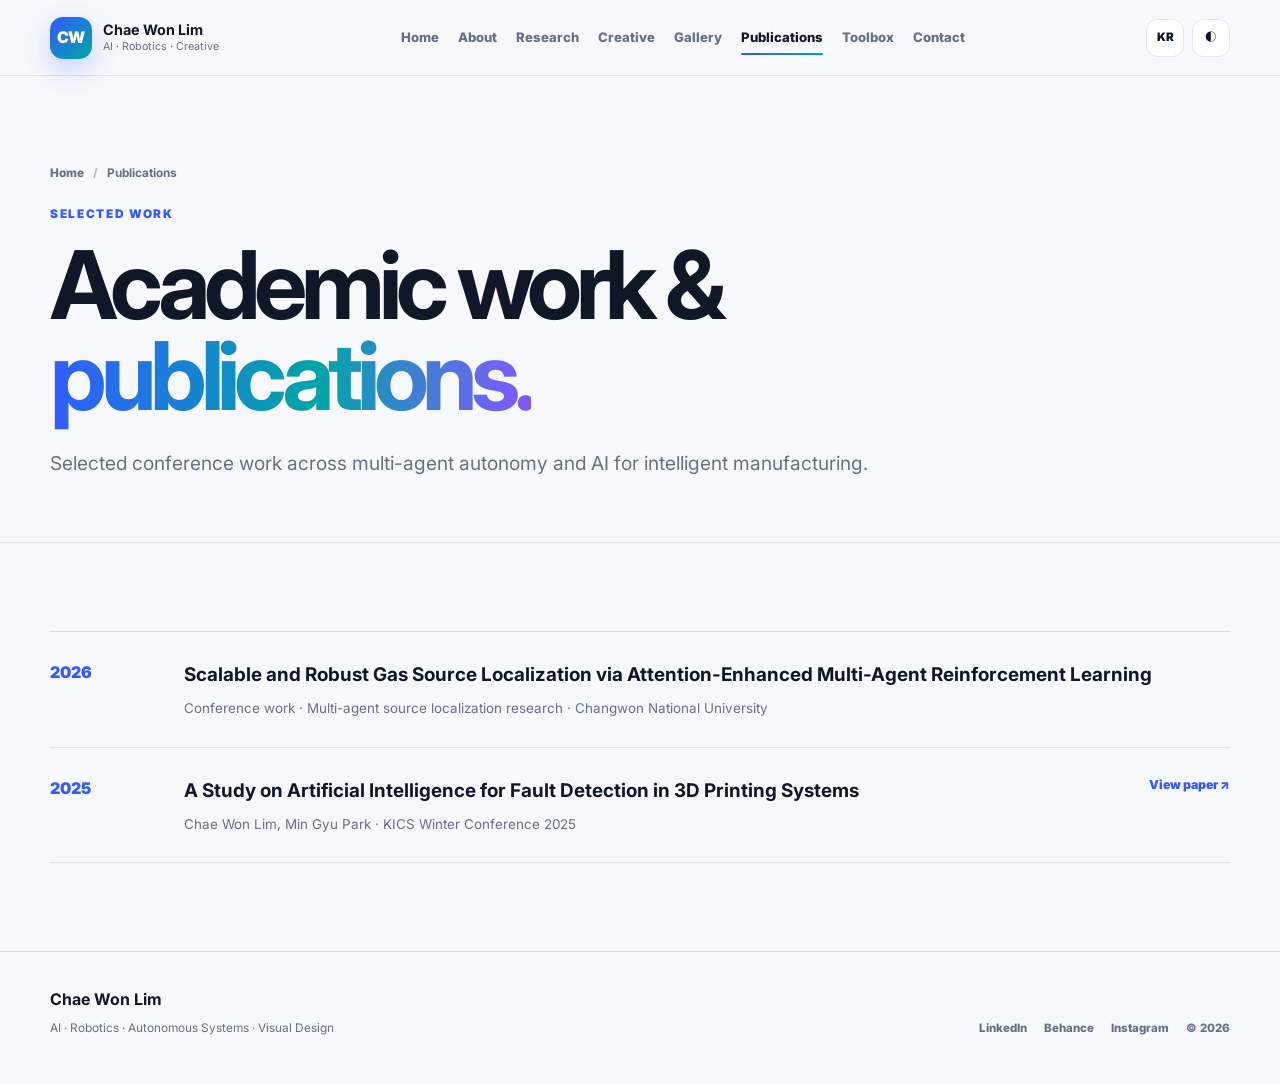
<file: publications.html>
<!doctype html><html lang="en" data-theme="light" data-lang="en"><head><meta charset="utf-8"><meta name="viewport" content="width=device-width,initial-scale=1"><meta name="description" content="Selected publications and conference work by Chae Won Lim."><meta name="theme-color" content="#0b1020"><meta property="og:title" content="Publications | Chae Won Lim"><meta property="og:description" content="Selected publications and conference work by Chae Won Lim."><meta property="og:type" content="website"><meta property="og:image" content="https://avatars.githubusercontent.com/u/75358803?s=800&v=4"><title>Publications | Chae Won Lim</title><link rel="preconnect" href="https://fonts.googleapis.com"><link rel="preconnect" href="https://fonts.gstatic.com" crossorigin><link rel="preconnect" href="https://mir-s3-cdn-cf.behance.net"><link href="https://fonts.googleapis.com/css2?family=Inter:wght@400;500;600;700;800;900&family=Noto+Sans+KR:wght@400;500;600;700;800;900&display=swap" rel="stylesheet"><style>

:root{--bg:#f6f8fc;--surface:#ffffff;--surface2:#eef3f9;--text:#101828;--muted:#667085;--line:rgba(16,24,40,.10);--brand:#3459ff;--brand2:#00a6a6;--purple:#7655ff;--shadow:0 22px 60px rgba(26,45,92,.11);--radius:26px;--max:1180px;--header:76px}
html[data-theme="dark"]{--bg:#080d18;--surface:#101827;--surface2:#151f31;--text:#edf3ff;--muted:#9cabc0;--line:rgba(238,244,255,.1);--shadow:0 24px 70px rgba(0,0,0,.32)}
*{box-sizing:border-box}html{scroll-behavior:smooth}body{margin:0;background:var(--bg);color:var(--text);font-family:Inter,"Noto Sans KR",system-ui,sans-serif;line-height:1.66;-webkit-font-smoothing:antialiased}a{color:inherit;text-decoration:none}img{display:block;max-width:100%}button{font:inherit}.container{width:min(var(--max),calc(100% - 44px));margin:auto}
.site-header{position:sticky;top:0;z-index:100;height:var(--header);background:color-mix(in srgb,var(--bg) 86%,transparent);backdrop-filter:blur(18px);border-bottom:1px solid var(--line)}.nav-wrap{height:100%;display:flex;align-items:center;justify-content:space-between;gap:22px}.brand{display:flex;align-items:center;gap:11px}.brand-mark{width:42px;height:42px;border-radius:13px;display:grid;place-items:center;color:white;font-weight:900;letter-spacing:-.06em;background:linear-gradient(135deg,var(--brand),var(--brand2));box-shadow:0 10px 26px rgba(52,89,255,.26)}.brand-copy{display:grid;line-height:1.08}.brand-copy strong{font-size:.9rem}.brand-copy small{font-size:.67rem;color:var(--muted);margin-top:4px}.nav{display:flex;align-items:center;gap:19px;font-size:.82rem;font-weight:800}.nav a{color:var(--muted);padding:9px 0;position:relative}.nav a:hover,.nav a.active{color:var(--text)}.nav a.active:after{content:"";position:absolute;left:0;right:0;bottom:2px;height:2px;border-radius:99px;background:linear-gradient(90deg,var(--brand),var(--brand2))}.nav-actions{display:flex;gap:8px}.icon-button{height:38px;min-width:38px;border:1px solid var(--line);border-radius:12px;background:var(--surface);color:var(--text);cursor:pointer;font-size:.73rem;font-weight:900}.nav-toggle{display:none;border:0;background:transparent;color:var(--text);padding:7px}.nav-toggle span{display:block;width:24px;height:2px;background:currentColor;margin:5px 0}
.lang-ko{display:none}html[data-lang="ko"] .lang-en{display:none}html[data-lang="ko"] .lang-ko{display:inline}html[data-lang="ko"] .block.lang-ko{display:block}html[data-lang="en"] .block.lang-en{display:block}.block.lang-en{display:block}.block.lang-ko{display:none}
.hero{padding:76px 0 90px;min-height:calc(100vh - var(--header));display:grid;align-items:center}.hero-grid{display:grid;grid-template-columns:minmax(0,1.15fr) minmax(320px,.85fr);gap:70px;align-items:center}.eyebrow{margin:0 0 16px;color:var(--brand);font-size:.74rem;font-weight:900;letter-spacing:.14em;text-transform:uppercase}.hero h1,.page-hero h1{margin:0;font-size:clamp(3rem,6.8vw,6.5rem);line-height:.96;letter-spacing:-.065em}.gradient{background:linear-gradient(90deg,#315cff 0%,#00a5a8 55%,#8357ff 100%);-webkit-background-clip:text;background-clip:text;color:transparent}.lead{margin:26px 0 0;max-width:760px;color:var(--muted);font-size:clamp(1.03rem,1.55vw,1.2rem)}.hero-actions{display:flex;flex-wrap:wrap;gap:10px;margin-top:30px}.button{min-height:48px;padding:0 18px;border-radius:14px;display:inline-flex;align-items:center;justify-content:center;font-weight:900;font-size:.85rem;transition:.2s}.button.primary{background:var(--text);color:var(--bg)}.button.ghost{border:1px solid var(--line);background:var(--surface)}.button:hover{transform:translateY(-2px)}.social-row{display:flex;flex-wrap:wrap;gap:8px;margin-top:16px}.chip{padding:8px 11px;border:1px solid var(--line);border-radius:999px;background:var(--surface);font-size:.73rem;color:var(--muted);font-weight:800}.chip:hover{color:var(--text)}
.profile-card{padding:18px;border:1px solid var(--line);border-radius:31px;background:linear-gradient(155deg,color-mix(in srgb,var(--surface) 94%,#3459ff 6%),var(--surface));box-shadow:var(--shadow)}.profile-label{display:flex;align-items:center;justify-content:space-between;font-size:.72rem;color:var(--muted);margin:0 4px 13px}.live{display:inline-flex;gap:7px;align-items:center}.live:before{content:"";width:8px;height:8px;border-radius:50%;background:#22c67a;box-shadow:0 0 0 5px rgba(34,198,122,.12)}.linkedin-stage{height:430px;border-radius:23px;overflow:hidden;background:#eaf0f7;display:grid;place-items:center;position:relative}.linkedin-stage iframe{width:100%;height:430px;border:0;position:relative;z-index:2}.profile-fallback{position:absolute;inset:0;display:grid;place-items:center;text-align:center;padding:30px;color:#101828}.profile-fallback img{width:190px;height:190px;border-radius:50%;object-fit:cover;box-shadow:0 14px 35px rgba(0,0,0,.12)}.profile-fallback strong{display:block;margin-top:17px}.profile-foot{display:flex;justify-content:space-between;gap:15px;margin:13px 4px 0;color:var(--muted);font-size:.7rem}
.page-hero{padding:88px 0 62px;border-bottom:1px solid var(--line)}.page-hero h1{font-size:clamp(3.2rem,7.4vw,7rem);max-width:1000px}.page-hero .lead{max-width:820px}.crumb{display:flex;gap:9px;align-items:center;color:var(--muted);font-size:.74rem;font-weight:800;margin-bottom:21px}.crumb span{opacity:.45}.section{padding:88px 0}.section.soft{background:var(--surface2)}.section.dark{background:#09101f;color:#edf3ff}.section.dark .muted{color:#a5b2c6}.section-title{max-width:760px;margin-bottom:38px}.section-title h2{margin:0;font-size:clamp(2rem,4vw,4rem);line-height:1.06;letter-spacing:-.05em}.section-title p{margin:16px 0 0;color:var(--muted)}.muted{color:var(--muted)}
.portal-grid{display:grid;grid-template-columns:repeat(3,1fr);gap:15px}.portal-card{min-height:235px;padding:27px;border-radius:24px;border:1px solid var(--line);background:var(--surface);display:flex;flex-direction:column;justify-content:space-between;transition:.24s}.portal-card:hover{transform:translateY(-5px);box-shadow:var(--shadow)}.portal-card .num{font-size:.68rem;color:var(--muted);font-weight:900;letter-spacing:.1em}.portal-card h3{font-size:1.4rem;letter-spacing:-.035em;margin:28px 0 8px}.portal-card p{margin:0;color:var(--muted);font-size:.86rem}.portal-card .go{margin-top:25px;font-size:.76rem;font-weight:900;color:var(--brand)}
.grid-2{display:grid;grid-template-columns:repeat(2,minmax(0,1fr));gap:18px}.grid-3{display:grid;grid-template-columns:repeat(3,minmax(0,1fr));gap:15px}.card{padding:28px;border:1px solid var(--line);border-radius:24px;background:var(--surface)}.card h3{margin:0 0 11px;font-size:1.25rem;letter-spacing:-.03em}.card p{margin:0;color:var(--muted)}.metric{font-size:2.15rem;font-weight:900;letter-spacing:-.05em}.metric-label{font-size:.75rem;color:var(--muted);margin-top:7px}.timeline{display:grid;gap:13px}.timeline-item{display:grid;grid-template-columns:150px 1fr;gap:22px;padding:24px;border-radius:20px;border:1px solid var(--line);background:var(--surface)}.timeline-year{font-size:.75rem;font-weight:900;color:var(--brand)}.timeline-item h3{margin:0 0 7px}.timeline-item p{margin:0;color:var(--muted)}
.credentials{display:grid;grid-template-columns:repeat(3,1fr);gap:13px}.credential{padding:22px;border-radius:20px;border:1px solid var(--line);background:var(--surface)}.credential .kicker{font-size:.67rem;color:var(--muted);text-transform:uppercase;letter-spacing:.1em;font-weight:900}.credential strong{display:block;font-size:1.18rem;margin:14px 0 5px}.credential small{color:var(--muted)}
.research-grid{display:grid;grid-template-columns:repeat(2,minmax(0,1fr));gap:18px}.research-card{min-height:320px;padding:29px;border-radius:24px;border:1px solid var(--line);background:var(--surface);position:relative}.research-card .index{position:absolute;top:22px;right:23px;color:var(--muted);font-size:.68rem;font-weight:900}.research-icon{width:51px;height:51px;border-radius:15px;background:var(--surface2);display:grid;place-items:center;font-weight:900;color:var(--brand);font-size:1.2rem}.research-card h3{margin:41px 0 12px;font-size:1.4rem;letter-spacing:-.03em}.research-card p{margin:0;color:var(--muted);font-size:.9rem}.tags{display:flex;flex-wrap:wrap;gap:7px;margin-top:24px}.tags span{padding:6px 9px;border-radius:999px;background:var(--surface2);color:var(--muted);font-size:.66rem;font-weight:900}.pipeline{display:grid;grid-template-columns:repeat(5,1fr);gap:9px;align-items:center}.pipe{padding:19px 12px;border-radius:16px;background:var(--surface);border:1px solid var(--line);text-align:center;font-size:.78rem;font-weight:900}.arrow{text-align:center;color:var(--muted)}
.creative-grid{display:grid;grid-template-columns:repeat(3,minmax(0,1fr));gap:16px}.creative-card{border-radius:22px;overflow:hidden;border:1px solid var(--line);background:var(--surface);transition:.24s}.creative-card:hover{transform:translateY(-5px);box-shadow:var(--shadow)}.creative-image{aspect-ratio:1.28/1;overflow:hidden;background:#dfe7f2}.creative-image img{width:100%;height:100%;object-fit:cover;transition:.35s}.creative-card:hover img{transform:scale(1.035)}.creative-body{padding:17px 18px 20px}.creative-type{font-size:.65rem;color:var(--brand);font-weight:900;letter-spacing:.08em;text-transform:uppercase}.creative-body h3{margin:8px 0 7px;font-size:1rem}.creative-body p{margin:0;color:var(--muted);font-size:.77rem}
.gallery{columns:3;column-gap:14px}.gallery-item{display:block;break-inside:avoid;margin:0 0 14px;border-radius:18px;overflow:hidden;border:1px solid var(--line);background:var(--surface);cursor:zoom-in}.gallery-item img{width:100%;height:auto;transition:.3s}.gallery-item:hover img{transform:scale(1.015)}.lightbox{position:fixed;inset:0;z-index:500;background:rgba(3,8,18,.92);display:none;place-items:center;padding:30px}.lightbox.open{display:grid}.lightbox img{max-width:min(1200px,95vw);max-height:90vh;border-radius:14px}.lightbox button{position:absolute;right:23px;top:18px;width:44px;height:44px;border-radius:50%;border:1px solid rgba(255,255,255,.2);background:rgba(255,255,255,.08);color:white;font-size:1.5rem;cursor:pointer}
.publication{display:grid;grid-template-columns:110px 1fr auto;gap:24px;align-items:start;padding:27px 0;border-top:1px solid var(--line)}.publication:last-child{border-bottom:1px solid var(--line)}.publication .year{font-weight:900;color:var(--brand)}.publication h3{margin:0 0 7px;font-size:1.18rem}.publication p{margin:0;color:var(--muted);font-size:.84rem}.publication a{font-size:.77rem;font-weight:900;color:var(--brand);white-space:nowrap}
.skill-groups{display:grid;grid-template-columns:repeat(2,1fr);gap:18px}.skill-group{padding:27px;border-radius:24px;background:var(--surface);border:1px solid var(--line)}.skill-group h3{margin:0 0 18px}.skill-list{display:flex;gap:8px;flex-wrap:wrap}.skill-list span{padding:9px 11px;border-radius:12px;background:var(--surface2);font-size:.75rem;font-weight:800;color:var(--muted)}
.contact-grid{display:grid;grid-template-columns:.85fr 1.15fr;gap:60px;align-items:start}.contact-card{border:1px solid var(--line);border-radius:24px;background:var(--surface);overflow:hidden}.contact-row{display:flex;justify-content:space-between;gap:18px;padding:21px 23px;border-bottom:1px solid var(--line);transition:.2s}.contact-row:last-child{border-bottom:0}.contact-row[href]:hover{background:var(--surface2)}.contact-row span{color:var(--muted);font-size:.78rem}.contact-row strong{font-size:.82rem;text-align:right}
.site-footer{padding:34px 0 46px;border-top:1px solid var(--line)}.footer-wrap{display:flex;justify-content:space-between;gap:20px;align-items:end}.footer-wrap p{margin:6px 0 0;color:var(--muted);font-size:.74rem}.footer-links{display:flex;gap:17px;color:var(--muted);font-size:.72rem;font-weight:800}.reveal{opacity:0;transform:translateY(18px);transition:.6s ease}.reveal.visible{opacity:1;transform:none}
@media(max-width:980px){.nav{position:fixed;top:var(--header);left:22px;right:22px;display:none;flex-direction:column;align-items:stretch;gap:0;padding:15px;border:1px solid var(--line);border-radius:18px;background:var(--surface);box-shadow:var(--shadow)}.nav.open{display:flex}.nav a{padding:12px}.nav a.active:after{display:none}.nav-toggle{display:block}.hero-grid,.contact-grid{grid-template-columns:1fr}.hero-grid{gap:44px}.profile-card{max-width:560px}.portal-grid,.grid-3,.credentials,.creative-grid{grid-template-columns:repeat(2,1fr)}.pipeline{grid-template-columns:1fr}.arrow{transform:rotate(90deg)}.gallery{columns:2}.publication{grid-template-columns:80px 1fr}.publication a{grid-column:2}}
@media(max-width:680px){.container{width:min(var(--max),calc(100% - 30px))}.brand-copy{display:none}.hero{padding-top:55px}.hero h1,.page-hero h1{font-size:clamp(2.85rem,15vw,4.8rem)}.page-hero{padding-top:61px}.portal-grid,.grid-2,.grid-3,.credentials,.research-grid,.creative-grid,.skill-groups{grid-template-columns:1fr}.timeline-item{grid-template-columns:1fr;gap:7px}.gallery{columns:1}.publication{grid-template-columns:1fr;gap:8px}.publication a{grid-column:auto}.footer-wrap{align-items:start;flex-direction:column}.footer-links{flex-wrap:wrap}.section{padding:68px 0}.linkedin-stage{height:410px}.linkedin-stage iframe{height:410px}}

</style></head><body data-page="publications"><header class="site-header"><div class="container nav-wrap"><a class="brand" href="index.html"><span class="brand-mark">CW</span><span class="brand-copy"><strong>Chae Won Lim</strong><small>AI · Robotics · Creative</small></span></a><nav class="nav" id="navMenu"><a href="index.html" data-page="home"><span class="lang-en">Home</span><span class="lang-ko">홈</span></a><a href="about.html" data-page="about"><span class="lang-en">About</span><span class="lang-ko">소개</span></a><a href="research.html" data-page="research"><span class="lang-en">Research</span><span class="lang-ko">연구</span></a><a href="creative.html" data-page="creative"><span class="lang-en">Creative</span><span class="lang-ko">크리에이티브</span></a><a href="gallery.html" data-page="gallery"><span class="lang-en">Gallery</span><span class="lang-ko">갤러리</span></a><a href="publications.html" data-page="publications"><span class="lang-en">Publications</span><span class="lang-ko">논문</span></a><a href="toolbox.html" data-page="toolbox"><span class="lang-en">Toolbox</span><span class="lang-ko">기술</span></a><a href="contact.html" data-page="contact"><span class="lang-en">Contact</span><span class="lang-ko">연락처</span></a></nav><div class="nav-actions"><button class="icon-button" id="langToggle" aria-label="Toggle language">KR</button><button class="icon-button" id="themeToggle" aria-label="Toggle theme">◐</button><button class="nav-toggle" id="navToggle" aria-label="Open menu"><span></span><span></span><span></span></button></div></div></header><main><section class="page-hero"><div class="container"><div class="crumb"><a href="index.html">Home</a><span>/</span><b>Publications</b></div><p class="eyebrow">Selected Work</p><h1><span class="lang-en">Academic work & <span class="gradient">publications.</span></span><span class="lang-ko">학술 활동과 <span class="gradient">연구 성과.</span></span></h1><p class="lead"><span class="lang-en">Selected conference work across multi-agent autonomy and AI for intelligent manufacturing.</span><span class="lang-ko">멀티에이전트 자율성 및 지능형 제조를 위한 AI 관련 주요 학술 성과입니다.</span></p></div></section><section class="section"><div class="container"><div class="publication reveal"><div class="year">2026</div><div><h3>Scalable and Robust Gas Source Localization via Attention-Enhanced Multi-Agent Reinforcement Learning</h3><p><span class="lang-en">Conference work · Multi-agent source localization research · Changwon National University</span><span class="lang-ko">학술대회 연구 · 멀티에이전트 소스 위치 추정 · 국립창원대학교</span></p></div><span></span></div><div class="publication reveal"><div class="year">2025</div><div><h3>A Study on Artificial Intelligence for Fault Detection in 3D Printing Systems</h3><p>Chae Won Lim, Min Gyu Park · KICS Winter Conference 2025</p></div><a href="https://www.dbpia.co.kr/pdf/pdfView.do?nodeId=NODE12132461" target="_blank" rel="noopener"><span class="lang-en">View paper ↗</span><span class="lang-ko">논문 보기 ↗</span></a></div></div></section></main><footer class="site-footer"><div class="container footer-wrap"><div><strong>Chae Won Lim</strong><p>AI · Robotics · Autonomous Systems · Visual Design</p></div><div class="footer-links"><a href="https://www.linkedin.com/in/chae-won-lim/" target="_blank" rel="noopener">LinkedIn</a><a href="https://www.behance.net/wonpickorea" target="_blank" rel="noopener">Behance</a><a href="https://instagram.com/wonpickorea" target="_blank" rel="noopener">Instagram</a><span>© <span data-year></span></span></div></div></footer><script>

const root=document.documentElement;
const themeBtn=document.getElementById('themeToggle');
const langBtn=document.getElementById('langToggle');
const nav=document.getElementById('navMenu');
const navBtn=document.getElementById('navToggle');
let theme=localStorage.getItem('cw-theme')||(matchMedia('(prefers-color-scheme: dark)').matches?'dark':'light');
let lang=localStorage.getItem('cw-lang')||'en';
function applyTheme(){root.dataset.theme=theme;if(themeBtn)themeBtn.textContent=theme==='dark'?'☀':'◐'}
function applyLang(){root.dataset.lang=lang;root.lang=lang==='ko'?'ko':'en';if(langBtn)langBtn.textContent=lang==='en'?'KR':'EN'}
if(themeBtn)themeBtn.addEventListener('click',()=>{theme=theme==='dark'?'light':'dark';localStorage.setItem('cw-theme',theme);applyTheme()});
if(langBtn)langBtn.addEventListener('click',()=>{lang=lang==='en'?'ko':'en';localStorage.setItem('cw-lang',lang);applyLang()});
if(navBtn)navBtn.addEventListener('click',()=>nav.classList.toggle('open'));
document.querySelectorAll('.nav a').forEach(a=>a.addEventListener('click',()=>nav?.classList.remove('open')));
document.querySelectorAll('[data-page]').forEach(a=>{if(a.dataset.page===document.body.dataset.page)a.classList.add('active')});
document.querySelectorAll('[data-year]').forEach(x=>x.textContent=new Date().getFullYear());
const io=new IntersectionObserver(es=>es.forEach(e=>{if(e.isIntersecting){e.target.classList.add('visible');io.unobserve(e.target)}}),{threshold:.08});
document.querySelectorAll('.reveal').forEach(el=>io.observe(el));
function mountLinkedIn(){const stage=document.getElementById('linkedinStage');if(!stage)return;const f=document.createElement('iframe');f.title='Chae Won Lim LinkedIn profile badge';f.srcdoc=`<!doctype html><html><head><meta name="viewport" content="width=device-width,initial-scale=1"><style>html,body{margin:0;height:100%;display:grid;place-items:center;background:transparent;overflow:hidden}.badge-base{margin:auto}</style></head><body><script src="https://platform.linkedin.com/badges/js/profile.js" async defer type="text/javascript"><\/script><div class="badge-base LI-profile-badge" data-locale="en_US" data-size="large" data-theme="light" data-type="VERTICAL" data-vanity="chae-won-lim" data-version="v1"><a class="badge-base__link LI-simple-link" href="https://www.linkedin.com/in/chae-won-lim/">Chae Won Lim<\/a><\/div></body></html>`;stage.appendChild(f)}
mountLinkedIn();applyTheme();applyLang();
const lb=document.getElementById('lightbox'),lbImg=document.getElementById('lightboxImg');
if(lb&&lbImg){document.querySelectorAll('.gallery-item img').forEach(img=>img.addEventListener('click',()=>{lbImg.src=img.src;lb.classList.add('open')}));lb.addEventListener('click',e=>{if(e.target===lb||e.target.closest('button'))lb.classList.remove('open')});document.addEventListener('keydown',e=>{if(e.key==='Escape')lb.classList.remove('open')})}

</script></body></html>
</file>
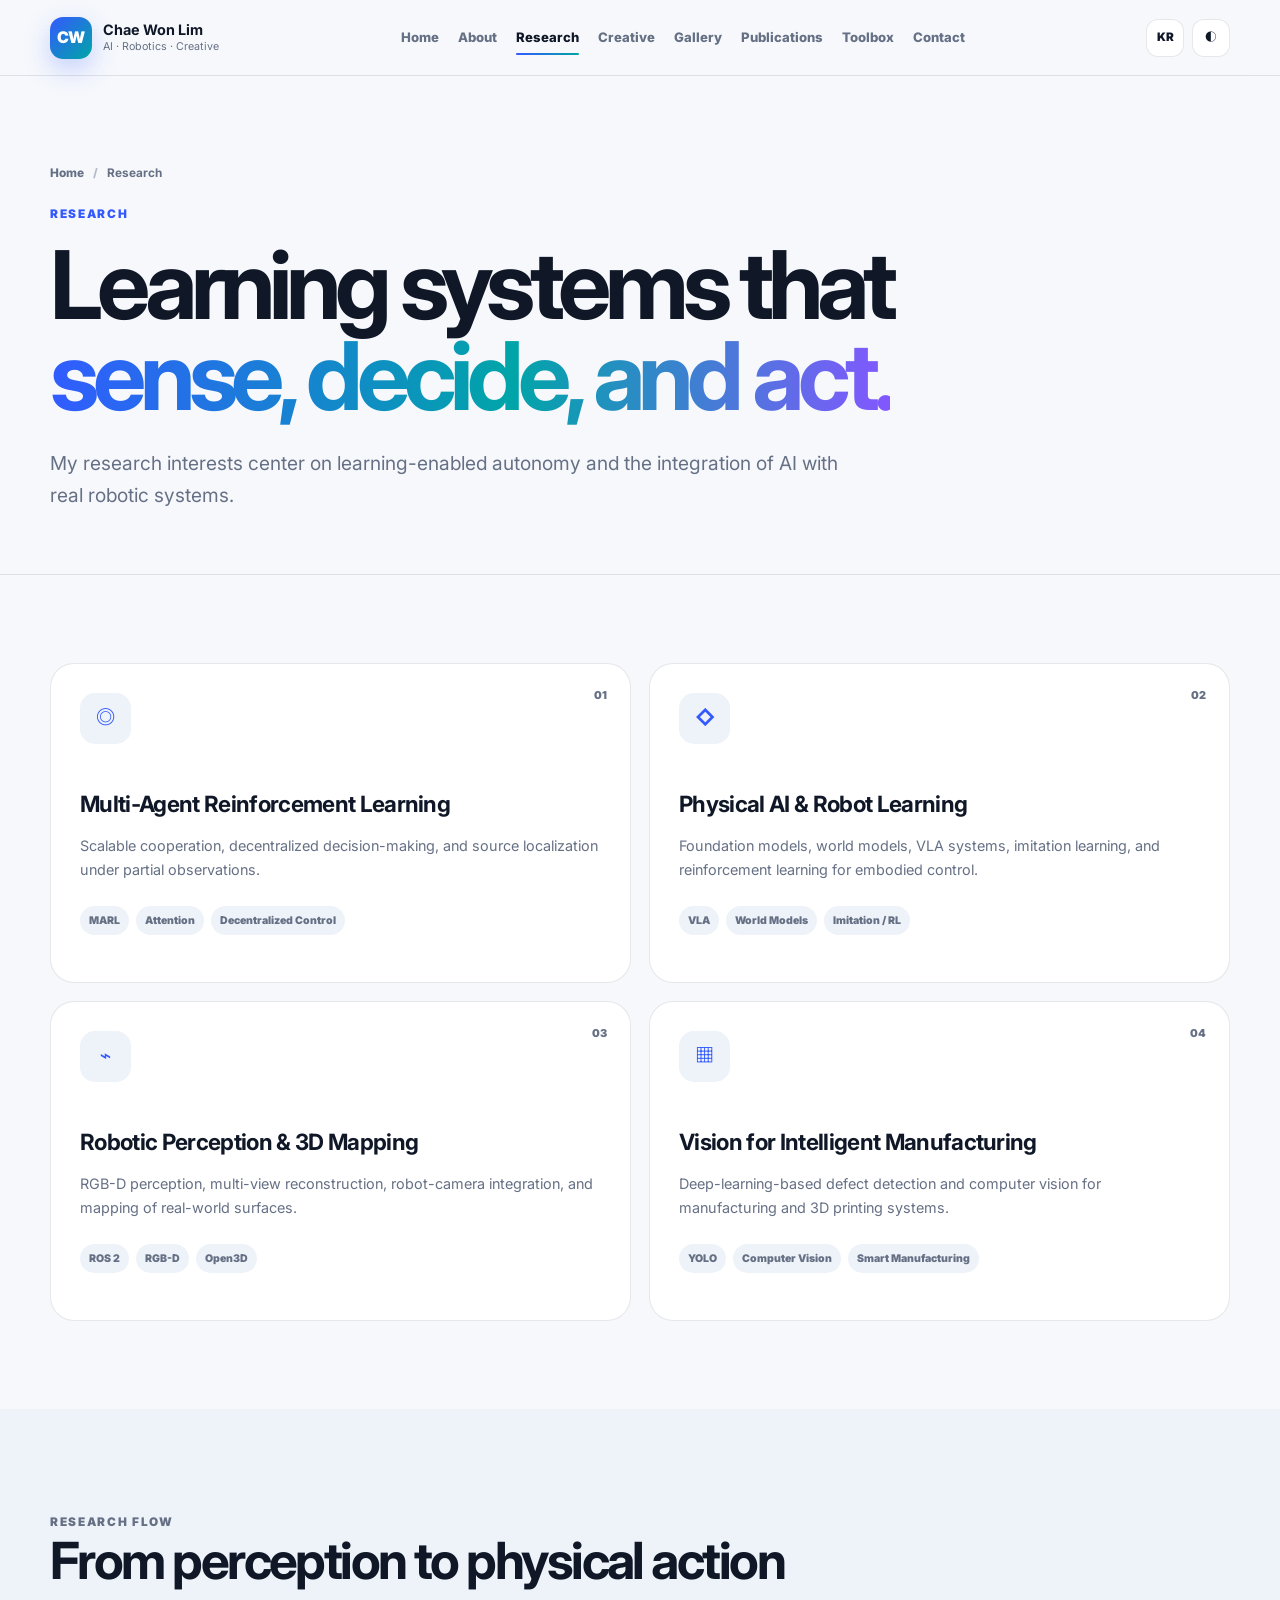
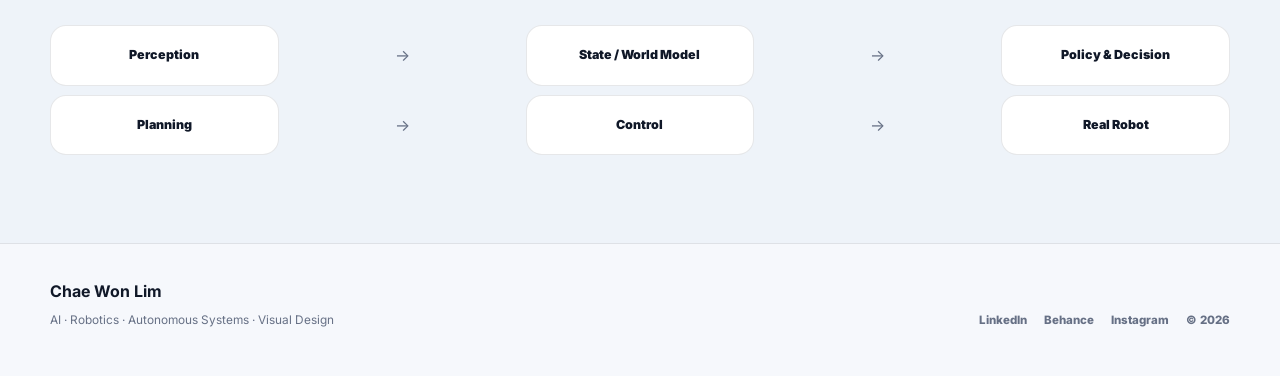
<file: research.html>
<!doctype html><html lang="en" data-theme="light" data-lang="en"><head><meta charset="utf-8"><meta name="viewport" content="width=device-width,initial-scale=1"><meta name="description" content="Research interests of Chae Won Lim — MARL, Physical AI, robot learning, perception, and intelligent manufacturing."><meta name="theme-color" content="#0b1020"><meta property="og:title" content="Research | Chae Won Lim"><meta property="og:description" content="Research interests of Chae Won Lim — MARL, Physical AI, robot learning, perception, and intelligent manufacturing."><meta property="og:type" content="website"><meta property="og:image" content="https://avatars.githubusercontent.com/u/75358803?s=800&v=4"><title>Research | Chae Won Lim</title><link rel="preconnect" href="https://fonts.googleapis.com"><link rel="preconnect" href="https://fonts.gstatic.com" crossorigin><link rel="preconnect" href="https://mir-s3-cdn-cf.behance.net"><link href="https://fonts.googleapis.com/css2?family=Inter:wght@400;500;600;700;800;900&family=Noto+Sans+KR:wght@400;500;600;700;800;900&display=swap" rel="stylesheet"><style>

:root{--bg:#f6f8fc;--surface:#ffffff;--surface2:#eef3f9;--text:#101828;--muted:#667085;--line:rgba(16,24,40,.10);--brand:#3459ff;--brand2:#00a6a6;--purple:#7655ff;--shadow:0 22px 60px rgba(26,45,92,.11);--radius:26px;--max:1180px;--header:76px}
html[data-theme="dark"]{--bg:#080d18;--surface:#101827;--surface2:#151f31;--text:#edf3ff;--muted:#9cabc0;--line:rgba(238,244,255,.1);--shadow:0 24px 70px rgba(0,0,0,.32)}
*{box-sizing:border-box}html{scroll-behavior:smooth}body{margin:0;background:var(--bg);color:var(--text);font-family:Inter,"Noto Sans KR",system-ui,sans-serif;line-height:1.66;-webkit-font-smoothing:antialiased}a{color:inherit;text-decoration:none}img{display:block;max-width:100%}button{font:inherit}.container{width:min(var(--max),calc(100% - 44px));margin:auto}
.site-header{position:sticky;top:0;z-index:100;height:var(--header);background:color-mix(in srgb,var(--bg) 86%,transparent);backdrop-filter:blur(18px);border-bottom:1px solid var(--line)}.nav-wrap{height:100%;display:flex;align-items:center;justify-content:space-between;gap:22px}.brand{display:flex;align-items:center;gap:11px}.brand-mark{width:42px;height:42px;border-radius:13px;display:grid;place-items:center;color:white;font-weight:900;letter-spacing:-.06em;background:linear-gradient(135deg,var(--brand),var(--brand2));box-shadow:0 10px 26px rgba(52,89,255,.26)}.brand-copy{display:grid;line-height:1.08}.brand-copy strong{font-size:.9rem}.brand-copy small{font-size:.67rem;color:var(--muted);margin-top:4px}.nav{display:flex;align-items:center;gap:19px;font-size:.82rem;font-weight:800}.nav a{color:var(--muted);padding:9px 0;position:relative}.nav a:hover,.nav a.active{color:var(--text)}.nav a.active:after{content:"";position:absolute;left:0;right:0;bottom:2px;height:2px;border-radius:99px;background:linear-gradient(90deg,var(--brand),var(--brand2))}.nav-actions{display:flex;gap:8px}.icon-button{height:38px;min-width:38px;border:1px solid var(--line);border-radius:12px;background:var(--surface);color:var(--text);cursor:pointer;font-size:.73rem;font-weight:900}.nav-toggle{display:none;border:0;background:transparent;color:var(--text);padding:7px}.nav-toggle span{display:block;width:24px;height:2px;background:currentColor;margin:5px 0}
.lang-ko{display:none}html[data-lang="ko"] .lang-en{display:none}html[data-lang="ko"] .lang-ko{display:inline}html[data-lang="ko"] .block.lang-ko{display:block}html[data-lang="en"] .block.lang-en{display:block}.block.lang-en{display:block}.block.lang-ko{display:none}
.hero{padding:76px 0 90px;min-height:calc(100vh - var(--header));display:grid;align-items:center}.hero-grid{display:grid;grid-template-columns:minmax(0,1.15fr) minmax(320px,.85fr);gap:70px;align-items:center}.eyebrow{margin:0 0 16px;color:var(--brand);font-size:.74rem;font-weight:900;letter-spacing:.14em;text-transform:uppercase}.hero h1,.page-hero h1{margin:0;font-size:clamp(3rem,6.8vw,6.5rem);line-height:.96;letter-spacing:-.065em}.gradient{background:linear-gradient(90deg,#315cff 0%,#00a5a8 55%,#8357ff 100%);-webkit-background-clip:text;background-clip:text;color:transparent}.lead{margin:26px 0 0;max-width:760px;color:var(--muted);font-size:clamp(1.03rem,1.55vw,1.2rem)}.hero-actions{display:flex;flex-wrap:wrap;gap:10px;margin-top:30px}.button{min-height:48px;padding:0 18px;border-radius:14px;display:inline-flex;align-items:center;justify-content:center;font-weight:900;font-size:.85rem;transition:.2s}.button.primary{background:var(--text);color:var(--bg)}.button.ghost{border:1px solid var(--line);background:var(--surface)}.button:hover{transform:translateY(-2px)}.social-row{display:flex;flex-wrap:wrap;gap:8px;margin-top:16px}.chip{padding:8px 11px;border:1px solid var(--line);border-radius:999px;background:var(--surface);font-size:.73rem;color:var(--muted);font-weight:800}.chip:hover{color:var(--text)}
.profile-card{padding:18px;border:1px solid var(--line);border-radius:31px;background:linear-gradient(155deg,color-mix(in srgb,var(--surface) 94%,#3459ff 6%),var(--surface));box-shadow:var(--shadow)}.profile-label{display:flex;align-items:center;justify-content:space-between;font-size:.72rem;color:var(--muted);margin:0 4px 13px}.live{display:inline-flex;gap:7px;align-items:center}.live:before{content:"";width:8px;height:8px;border-radius:50%;background:#22c67a;box-shadow:0 0 0 5px rgba(34,198,122,.12)}.linkedin-stage{height:430px;border-radius:23px;overflow:hidden;background:#eaf0f7;display:grid;place-items:center;position:relative}.linkedin-stage iframe{width:100%;height:430px;border:0;position:relative;z-index:2}.profile-fallback{position:absolute;inset:0;display:grid;place-items:center;text-align:center;padding:30px;color:#101828}.profile-fallback img{width:190px;height:190px;border-radius:50%;object-fit:cover;box-shadow:0 14px 35px rgba(0,0,0,.12)}.profile-fallback strong{display:block;margin-top:17px}.profile-foot{display:flex;justify-content:space-between;gap:15px;margin:13px 4px 0;color:var(--muted);font-size:.7rem}
.page-hero{padding:88px 0 62px;border-bottom:1px solid var(--line)}.page-hero h1{font-size:clamp(3.2rem,7.4vw,7rem);max-width:1000px}.page-hero .lead{max-width:820px}.crumb{display:flex;gap:9px;align-items:center;color:var(--muted);font-size:.74rem;font-weight:800;margin-bottom:21px}.crumb span{opacity:.45}.section{padding:88px 0}.section.soft{background:var(--surface2)}.section.dark{background:#09101f;color:#edf3ff}.section.dark .muted{color:#a5b2c6}.section-title{max-width:760px;margin-bottom:38px}.section-title h2{margin:0;font-size:clamp(2rem,4vw,4rem);line-height:1.06;letter-spacing:-.05em}.section-title p{margin:16px 0 0;color:var(--muted)}.muted{color:var(--muted)}
.portal-grid{display:grid;grid-template-columns:repeat(3,1fr);gap:15px}.portal-card{min-height:235px;padding:27px;border-radius:24px;border:1px solid var(--line);background:var(--surface);display:flex;flex-direction:column;justify-content:space-between;transition:.24s}.portal-card:hover{transform:translateY(-5px);box-shadow:var(--shadow)}.portal-card .num{font-size:.68rem;color:var(--muted);font-weight:900;letter-spacing:.1em}.portal-card h3{font-size:1.4rem;letter-spacing:-.035em;margin:28px 0 8px}.portal-card p{margin:0;color:var(--muted);font-size:.86rem}.portal-card .go{margin-top:25px;font-size:.76rem;font-weight:900;color:var(--brand)}
.grid-2{display:grid;grid-template-columns:repeat(2,minmax(0,1fr));gap:18px}.grid-3{display:grid;grid-template-columns:repeat(3,minmax(0,1fr));gap:15px}.card{padding:28px;border:1px solid var(--line);border-radius:24px;background:var(--surface)}.card h3{margin:0 0 11px;font-size:1.25rem;letter-spacing:-.03em}.card p{margin:0;color:var(--muted)}.metric{font-size:2.15rem;font-weight:900;letter-spacing:-.05em}.metric-label{font-size:.75rem;color:var(--muted);margin-top:7px}.timeline{display:grid;gap:13px}.timeline-item{display:grid;grid-template-columns:150px 1fr;gap:22px;padding:24px;border-radius:20px;border:1px solid var(--line);background:var(--surface)}.timeline-year{font-size:.75rem;font-weight:900;color:var(--brand)}.timeline-item h3{margin:0 0 7px}.timeline-item p{margin:0;color:var(--muted)}
.credentials{display:grid;grid-template-columns:repeat(3,1fr);gap:13px}.credential{padding:22px;border-radius:20px;border:1px solid var(--line);background:var(--surface)}.credential .kicker{font-size:.67rem;color:var(--muted);text-transform:uppercase;letter-spacing:.1em;font-weight:900}.credential strong{display:block;font-size:1.18rem;margin:14px 0 5px}.credential small{color:var(--muted)}
.research-grid{display:grid;grid-template-columns:repeat(2,minmax(0,1fr));gap:18px}.research-card{min-height:320px;padding:29px;border-radius:24px;border:1px solid var(--line);background:var(--surface);position:relative}.research-card .index{position:absolute;top:22px;right:23px;color:var(--muted);font-size:.68rem;font-weight:900}.research-icon{width:51px;height:51px;border-radius:15px;background:var(--surface2);display:grid;place-items:center;font-weight:900;color:var(--brand);font-size:1.2rem}.research-card h3{margin:41px 0 12px;font-size:1.4rem;letter-spacing:-.03em}.research-card p{margin:0;color:var(--muted);font-size:.9rem}.tags{display:flex;flex-wrap:wrap;gap:7px;margin-top:24px}.tags span{padding:6px 9px;border-radius:999px;background:var(--surface2);color:var(--muted);font-size:.66rem;font-weight:900}.pipeline{display:grid;grid-template-columns:repeat(5,1fr);gap:9px;align-items:center}.pipe{padding:19px 12px;border-radius:16px;background:var(--surface);border:1px solid var(--line);text-align:center;font-size:.78rem;font-weight:900}.arrow{text-align:center;color:var(--muted)}
.creative-grid{display:grid;grid-template-columns:repeat(3,minmax(0,1fr));gap:16px}.creative-card{border-radius:22px;overflow:hidden;border:1px solid var(--line);background:var(--surface);transition:.24s}.creative-card:hover{transform:translateY(-5px);box-shadow:var(--shadow)}.creative-image{aspect-ratio:1.28/1;overflow:hidden;background:#dfe7f2}.creative-image img{width:100%;height:100%;object-fit:cover;transition:.35s}.creative-card:hover img{transform:scale(1.035)}.creative-body{padding:17px 18px 20px}.creative-type{font-size:.65rem;color:var(--brand);font-weight:900;letter-spacing:.08em;text-transform:uppercase}.creative-body h3{margin:8px 0 7px;font-size:1rem}.creative-body p{margin:0;color:var(--muted);font-size:.77rem}
.gallery{columns:3;column-gap:14px}.gallery-item{display:block;break-inside:avoid;margin:0 0 14px;border-radius:18px;overflow:hidden;border:1px solid var(--line);background:var(--surface);cursor:zoom-in}.gallery-item img{width:100%;height:auto;transition:.3s}.gallery-item:hover img{transform:scale(1.015)}.lightbox{position:fixed;inset:0;z-index:500;background:rgba(3,8,18,.92);display:none;place-items:center;padding:30px}.lightbox.open{display:grid}.lightbox img{max-width:min(1200px,95vw);max-height:90vh;border-radius:14px}.lightbox button{position:absolute;right:23px;top:18px;width:44px;height:44px;border-radius:50%;border:1px solid rgba(255,255,255,.2);background:rgba(255,255,255,.08);color:white;font-size:1.5rem;cursor:pointer}
.publication{display:grid;grid-template-columns:110px 1fr auto;gap:24px;align-items:start;padding:27px 0;border-top:1px solid var(--line)}.publication:last-child{border-bottom:1px solid var(--line)}.publication .year{font-weight:900;color:var(--brand)}.publication h3{margin:0 0 7px;font-size:1.18rem}.publication p{margin:0;color:var(--muted);font-size:.84rem}.publication a{font-size:.77rem;font-weight:900;color:var(--brand);white-space:nowrap}
.skill-groups{display:grid;grid-template-columns:repeat(2,1fr);gap:18px}.skill-group{padding:27px;border-radius:24px;background:var(--surface);border:1px solid var(--line)}.skill-group h3{margin:0 0 18px}.skill-list{display:flex;gap:8px;flex-wrap:wrap}.skill-list span{padding:9px 11px;border-radius:12px;background:var(--surface2);font-size:.75rem;font-weight:800;color:var(--muted)}
.contact-grid{display:grid;grid-template-columns:.85fr 1.15fr;gap:60px;align-items:start}.contact-card{border:1px solid var(--line);border-radius:24px;background:var(--surface);overflow:hidden}.contact-row{display:flex;justify-content:space-between;gap:18px;padding:21px 23px;border-bottom:1px solid var(--line);transition:.2s}.contact-row:last-child{border-bottom:0}.contact-row[href]:hover{background:var(--surface2)}.contact-row span{color:var(--muted);font-size:.78rem}.contact-row strong{font-size:.82rem;text-align:right}
.site-footer{padding:34px 0 46px;border-top:1px solid var(--line)}.footer-wrap{display:flex;justify-content:space-between;gap:20px;align-items:end}.footer-wrap p{margin:6px 0 0;color:var(--muted);font-size:.74rem}.footer-links{display:flex;gap:17px;color:var(--muted);font-size:.72rem;font-weight:800}.reveal{opacity:0;transform:translateY(18px);transition:.6s ease}.reveal.visible{opacity:1;transform:none}
@media(max-width:980px){.nav{position:fixed;top:var(--header);left:22px;right:22px;display:none;flex-direction:column;align-items:stretch;gap:0;padding:15px;border:1px solid var(--line);border-radius:18px;background:var(--surface);box-shadow:var(--shadow)}.nav.open{display:flex}.nav a{padding:12px}.nav a.active:after{display:none}.nav-toggle{display:block}.hero-grid,.contact-grid{grid-template-columns:1fr}.hero-grid{gap:44px}.profile-card{max-width:560px}.portal-grid,.grid-3,.credentials,.creative-grid{grid-template-columns:repeat(2,1fr)}.pipeline{grid-template-columns:1fr}.arrow{transform:rotate(90deg)}.gallery{columns:2}.publication{grid-template-columns:80px 1fr}.publication a{grid-column:2}}
@media(max-width:680px){.container{width:min(var(--max),calc(100% - 30px))}.brand-copy{display:none}.hero{padding-top:55px}.hero h1,.page-hero h1{font-size:clamp(2.85rem,15vw,4.8rem)}.page-hero{padding-top:61px}.portal-grid,.grid-2,.grid-3,.credentials,.research-grid,.creative-grid,.skill-groups{grid-template-columns:1fr}.timeline-item{grid-template-columns:1fr;gap:7px}.gallery{columns:1}.publication{grid-template-columns:1fr;gap:8px}.publication a{grid-column:auto}.footer-wrap{align-items:start;flex-direction:column}.footer-links{flex-wrap:wrap}.section{padding:68px 0}.linkedin-stage{height:410px}.linkedin-stage iframe{height:410px}}

</style></head><body data-page="research"><header class="site-header"><div class="container nav-wrap"><a class="brand" href="index.html"><span class="brand-mark">CW</span><span class="brand-copy"><strong>Chae Won Lim</strong><small>AI · Robotics · Creative</small></span></a><nav class="nav" id="navMenu"><a href="index.html" data-page="home"><span class="lang-en">Home</span><span class="lang-ko">홈</span></a><a href="about.html" data-page="about"><span class="lang-en">About</span><span class="lang-ko">소개</span></a><a href="research.html" data-page="research"><span class="lang-en">Research</span><span class="lang-ko">연구</span></a><a href="creative.html" data-page="creative"><span class="lang-en">Creative</span><span class="lang-ko">크리에이티브</span></a><a href="gallery.html" data-page="gallery"><span class="lang-en">Gallery</span><span class="lang-ko">갤러리</span></a><a href="publications.html" data-page="publications"><span class="lang-en">Publications</span><span class="lang-ko">논문</span></a><a href="toolbox.html" data-page="toolbox"><span class="lang-en">Toolbox</span><span class="lang-ko">기술</span></a><a href="contact.html" data-page="contact"><span class="lang-en">Contact</span><span class="lang-ko">연락처</span></a></nav><div class="nav-actions"><button class="icon-button" id="langToggle" aria-label="Toggle language">KR</button><button class="icon-button" id="themeToggle" aria-label="Toggle theme">◐</button><button class="nav-toggle" id="navToggle" aria-label="Open menu"><span></span><span></span><span></span></button></div></div></header><main><section class="page-hero"><div class="container"><div class="crumb"><a href="index.html">Home</a><span>/</span><b>Research</b></div><p class="eyebrow">Research</p><h1><span class="lang-en">Learning systems that <span class="gradient">sense, decide, and act.</span></span><span class="lang-ko">감지하고, 판단하고, <span class="gradient">행동하는 시스템.</span></span></h1><p class="lead"><span class="lang-en">My research interests center on learning-enabled autonomy and the integration of AI with real robotic systems.</span><span class="lang-ko">학습 기반 자율성과 AI를 실제 로봇 시스템에 연결하는 문제를 중심으로 연구합니다.</span></p></div></section><section class="section"><div class="container"><div class="research-grid"><article class="research-card reveal"><span class="index">01</span><div class="research-icon">◎</div><h3><span class="lang-en">Multi-Agent Reinforcement Learning</span><span class="lang-ko">멀티에이전트 강화학습</span></h3><p><span class="lang-en">Scalable cooperation, decentralized decision-making, and source localization under partial observations.</span><span class="lang-ko">부분 관측 환경에서의 협력, 분산 의사결정, 소스 위치 추정과 확장성에 관심이 있습니다.</span></p><div class="tags"><span>MARL</span><span>Attention</span><span>Decentralized Control</span></div></article><article class="research-card reveal"><span class="index">02</span><div class="research-icon">◇</div><h3>Physical AI & Robot Learning</h3><p><span class="lang-en">Foundation models, world models, VLA systems, imitation learning, and reinforcement learning for embodied control.</span><span class="lang-ko">파운데이션 모델, 월드모델, VLA, 모방학습과 강화학습을 실제 로봇 제어와 연결합니다.</span></p><div class="tags"><span>VLA</span><span>World Models</span><span>Imitation / RL</span></div></article><article class="research-card reveal"><span class="index">03</span><div class="research-icon">⌁</div><h3><span class="lang-en">Robotic Perception & 3D Mapping</span><span class="lang-ko">로봇 인지 및 3D 매핑</span></h3><p><span class="lang-en">RGB-D perception, multi-view reconstruction, robot-camera integration, and mapping of real-world surfaces.</span><span class="lang-ko">RGB-D 인지, 멀티뷰 재구성, 로봇-카메라 통합과 실제 표면 매핑을 다룹니다.</span></p><div class="tags"><span>ROS 2</span><span>RGB-D</span><span>Open3D</span></div></article><article class="research-card reveal"><span class="index">04</span><div class="research-icon">▦</div><h3><span class="lang-en">Vision for Intelligent Manufacturing</span><span class="lang-ko">지능형 제조를 위한 비전</span></h3><p><span class="lang-en">Deep-learning-based defect detection and computer vision for manufacturing and 3D printing systems.</span><span class="lang-ko">제조 및 3D 프린팅 시스템의 딥러닝 기반 오류 탐지와 컴퓨터비전을 연구합니다.</span></p><div class="tags"><span>YOLO</span><span>Computer Vision</span><span>Smart Manufacturing</span></div></article></div></div></section><section class="section soft"><div class="container"><div class="section-title reveal"><p class="eyebrow"><span class="lang-en">Research flow</span><span class="lang-ko">연구 흐름</span></p><h2><span class="lang-en">From perception to physical action</span><span class="lang-ko">인지에서 실제 행동까지</span></h2></div><div class="pipeline reveal"><div class="pipe">Perception</div><div class="arrow">→</div><div class="pipe">State / World Model</div><div class="arrow">→</div><div class="pipe">Policy & Decision</div></div><div class="pipeline reveal" style="margin-top:9px"><div class="pipe">Planning</div><div class="arrow">→</div><div class="pipe">Control</div><div class="arrow">→</div><div class="pipe">Real Robot</div></div></div></section></main><footer class="site-footer"><div class="container footer-wrap"><div><strong>Chae Won Lim</strong><p>AI · Robotics · Autonomous Systems · Visual Design</p></div><div class="footer-links"><a href="https://www.linkedin.com/in/chae-won-lim/" target="_blank" rel="noopener">LinkedIn</a><a href="https://www.behance.net/wonpickorea" target="_blank" rel="noopener">Behance</a><a href="https://instagram.com/wonpickorea" target="_blank" rel="noopener">Instagram</a><span>© <span data-year></span></span></div></div></footer><script>

const root=document.documentElement;
const themeBtn=document.getElementById('themeToggle');
const langBtn=document.getElementById('langToggle');
const nav=document.getElementById('navMenu');
const navBtn=document.getElementById('navToggle');
let theme=localStorage.getItem('cw-theme')||(matchMedia('(prefers-color-scheme: dark)').matches?'dark':'light');
let lang=localStorage.getItem('cw-lang')||'en';
function applyTheme(){root.dataset.theme=theme;if(themeBtn)themeBtn.textContent=theme==='dark'?'☀':'◐'}
function applyLang(){root.dataset.lang=lang;root.lang=lang==='ko'?'ko':'en';if(langBtn)langBtn.textContent=lang==='en'?'KR':'EN'}
if(themeBtn)themeBtn.addEventListener('click',()=>{theme=theme==='dark'?'light':'dark';localStorage.setItem('cw-theme',theme);applyTheme()});
if(langBtn)langBtn.addEventListener('click',()=>{lang=lang==='en'?'ko':'en';localStorage.setItem('cw-lang',lang);applyLang()});
if(navBtn)navBtn.addEventListener('click',()=>nav.classList.toggle('open'));
document.querySelectorAll('.nav a').forEach(a=>a.addEventListener('click',()=>nav?.classList.remove('open')));
document.querySelectorAll('[data-page]').forEach(a=>{if(a.dataset.page===document.body.dataset.page)a.classList.add('active')});
document.querySelectorAll('[data-year]').forEach(x=>x.textContent=new Date().getFullYear());
const io=new IntersectionObserver(es=>es.forEach(e=>{if(e.isIntersecting){e.target.classList.add('visible');io.unobserve(e.target)}}),{threshold:.08});
document.querySelectorAll('.reveal').forEach(el=>io.observe(el));
function mountLinkedIn(){const stage=document.getElementById('linkedinStage');if(!stage)return;const f=document.createElement('iframe');f.title='Chae Won Lim LinkedIn profile badge';f.srcdoc=`<!doctype html><html><head><meta name="viewport" content="width=device-width,initial-scale=1"><style>html,body{margin:0;height:100%;display:grid;place-items:center;background:transparent;overflow:hidden}.badge-base{margin:auto}</style></head><body><script src="https://platform.linkedin.com/badges/js/profile.js" async defer type="text/javascript"><\/script><div class="badge-base LI-profile-badge" data-locale="en_US" data-size="large" data-theme="light" data-type="VERTICAL" data-vanity="chae-won-lim" data-version="v1"><a class="badge-base__link LI-simple-link" href="https://www.linkedin.com/in/chae-won-lim/">Chae Won Lim<\/a><\/div></body></html>`;stage.appendChild(f)}
mountLinkedIn();applyTheme();applyLang();
const lb=document.getElementById('lightbox'),lbImg=document.getElementById('lightboxImg');
if(lb&&lbImg){document.querySelectorAll('.gallery-item img').forEach(img=>img.addEventListener('click',()=>{lbImg.src=img.src;lb.classList.add('open')}));lb.addEventListener('click',e=>{if(e.target===lb||e.target.closest('button'))lb.classList.remove('open')});document.addEventListener('keydown',e=>{if(e.key==='Escape')lb.classList.remove('open')})}

</script></body></html>
</file>
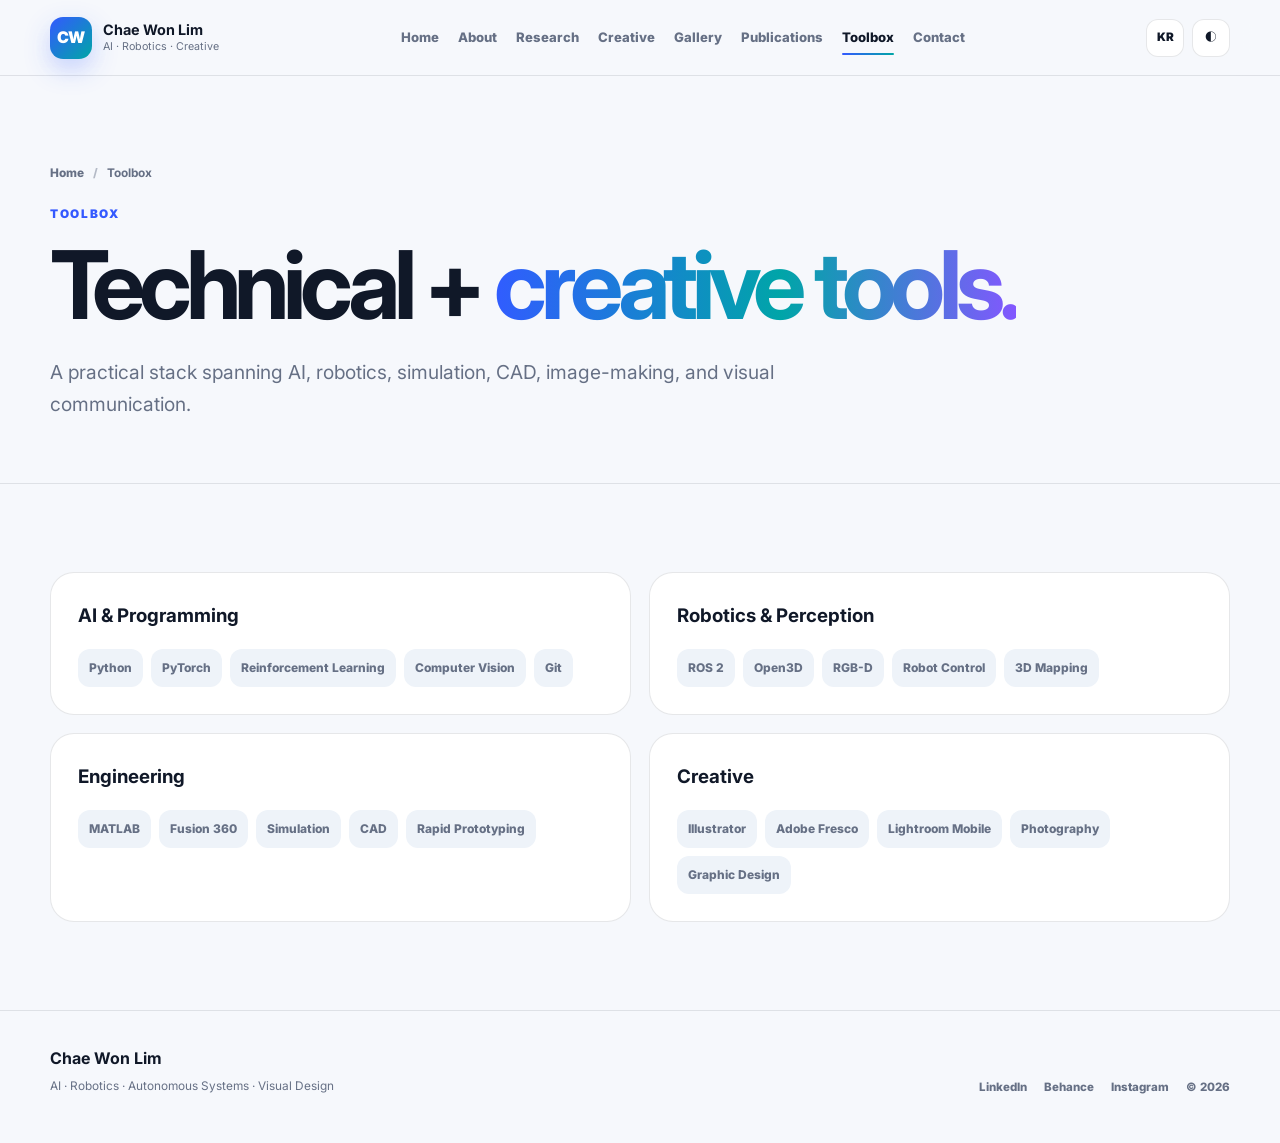
<file: toolbox.html>
<!doctype html><html lang="en" data-theme="light" data-lang="en"><head><meta charset="utf-8"><meta name="viewport" content="width=device-width,initial-scale=1"><meta name="description" content="Technical and creative toolbox of Chae Won Lim."><meta name="theme-color" content="#0b1020"><meta property="og:title" content="Toolbox | Chae Won Lim"><meta property="og:description" content="Technical and creative toolbox of Chae Won Lim."><meta property="og:type" content="website"><meta property="og:image" content="https://avatars.githubusercontent.com/u/75358803?s=800&v=4"><title>Toolbox | Chae Won Lim</title><link rel="preconnect" href="https://fonts.googleapis.com"><link rel="preconnect" href="https://fonts.gstatic.com" crossorigin><link rel="preconnect" href="https://mir-s3-cdn-cf.behance.net"><link href="https://fonts.googleapis.com/css2?family=Inter:wght@400;500;600;700;800;900&family=Noto+Sans+KR:wght@400;500;600;700;800;900&display=swap" rel="stylesheet"><style>

:root{--bg:#f6f8fc;--surface:#ffffff;--surface2:#eef3f9;--text:#101828;--muted:#667085;--line:rgba(16,24,40,.10);--brand:#3459ff;--brand2:#00a6a6;--purple:#7655ff;--shadow:0 22px 60px rgba(26,45,92,.11);--radius:26px;--max:1180px;--header:76px}
html[data-theme="dark"]{--bg:#080d18;--surface:#101827;--surface2:#151f31;--text:#edf3ff;--muted:#9cabc0;--line:rgba(238,244,255,.1);--shadow:0 24px 70px rgba(0,0,0,.32)}
*{box-sizing:border-box}html{scroll-behavior:smooth}body{margin:0;background:var(--bg);color:var(--text);font-family:Inter,"Noto Sans KR",system-ui,sans-serif;line-height:1.66;-webkit-font-smoothing:antialiased}a{color:inherit;text-decoration:none}img{display:block;max-width:100%}button{font:inherit}.container{width:min(var(--max),calc(100% - 44px));margin:auto}
.site-header{position:sticky;top:0;z-index:100;height:var(--header);background:color-mix(in srgb,var(--bg) 86%,transparent);backdrop-filter:blur(18px);border-bottom:1px solid var(--line)}.nav-wrap{height:100%;display:flex;align-items:center;justify-content:space-between;gap:22px}.brand{display:flex;align-items:center;gap:11px}.brand-mark{width:42px;height:42px;border-radius:13px;display:grid;place-items:center;color:white;font-weight:900;letter-spacing:-.06em;background:linear-gradient(135deg,var(--brand),var(--brand2));box-shadow:0 10px 26px rgba(52,89,255,.26)}.brand-copy{display:grid;line-height:1.08}.brand-copy strong{font-size:.9rem}.brand-copy small{font-size:.67rem;color:var(--muted);margin-top:4px}.nav{display:flex;align-items:center;gap:19px;font-size:.82rem;font-weight:800}.nav a{color:var(--muted);padding:9px 0;position:relative}.nav a:hover,.nav a.active{color:var(--text)}.nav a.active:after{content:"";position:absolute;left:0;right:0;bottom:2px;height:2px;border-radius:99px;background:linear-gradient(90deg,var(--brand),var(--brand2))}.nav-actions{display:flex;gap:8px}.icon-button{height:38px;min-width:38px;border:1px solid var(--line);border-radius:12px;background:var(--surface);color:var(--text);cursor:pointer;font-size:.73rem;font-weight:900}.nav-toggle{display:none;border:0;background:transparent;color:var(--text);padding:7px}.nav-toggle span{display:block;width:24px;height:2px;background:currentColor;margin:5px 0}
.lang-ko{display:none}html[data-lang="ko"] .lang-en{display:none}html[data-lang="ko"] .lang-ko{display:inline}html[data-lang="ko"] .block.lang-ko{display:block}html[data-lang="en"] .block.lang-en{display:block}.block.lang-en{display:block}.block.lang-ko{display:none}
.hero{padding:76px 0 90px;min-height:calc(100vh - var(--header));display:grid;align-items:center}.hero-grid{display:grid;grid-template-columns:minmax(0,1.15fr) minmax(320px,.85fr);gap:70px;align-items:center}.eyebrow{margin:0 0 16px;color:var(--brand);font-size:.74rem;font-weight:900;letter-spacing:.14em;text-transform:uppercase}.hero h1,.page-hero h1{margin:0;font-size:clamp(3rem,6.8vw,6.5rem);line-height:.96;letter-spacing:-.065em}.gradient{background:linear-gradient(90deg,#315cff 0%,#00a5a8 55%,#8357ff 100%);-webkit-background-clip:text;background-clip:text;color:transparent}.lead{margin:26px 0 0;max-width:760px;color:var(--muted);font-size:clamp(1.03rem,1.55vw,1.2rem)}.hero-actions{display:flex;flex-wrap:wrap;gap:10px;margin-top:30px}.button{min-height:48px;padding:0 18px;border-radius:14px;display:inline-flex;align-items:center;justify-content:center;font-weight:900;font-size:.85rem;transition:.2s}.button.primary{background:var(--text);color:var(--bg)}.button.ghost{border:1px solid var(--line);background:var(--surface)}.button:hover{transform:translateY(-2px)}.social-row{display:flex;flex-wrap:wrap;gap:8px;margin-top:16px}.chip{padding:8px 11px;border:1px solid var(--line);border-radius:999px;background:var(--surface);font-size:.73rem;color:var(--muted);font-weight:800}.chip:hover{color:var(--text)}
.profile-card{padding:18px;border:1px solid var(--line);border-radius:31px;background:linear-gradient(155deg,color-mix(in srgb,var(--surface) 94%,#3459ff 6%),var(--surface));box-shadow:var(--shadow)}.profile-label{display:flex;align-items:center;justify-content:space-between;font-size:.72rem;color:var(--muted);margin:0 4px 13px}.live{display:inline-flex;gap:7px;align-items:center}.live:before{content:"";width:8px;height:8px;border-radius:50%;background:#22c67a;box-shadow:0 0 0 5px rgba(34,198,122,.12)}.linkedin-stage{height:430px;border-radius:23px;overflow:hidden;background:#eaf0f7;display:grid;place-items:center;position:relative}.linkedin-stage iframe{width:100%;height:430px;border:0;position:relative;z-index:2}.profile-fallback{position:absolute;inset:0;display:grid;place-items:center;text-align:center;padding:30px;color:#101828}.profile-fallback img{width:190px;height:190px;border-radius:50%;object-fit:cover;box-shadow:0 14px 35px rgba(0,0,0,.12)}.profile-fallback strong{display:block;margin-top:17px}.profile-foot{display:flex;justify-content:space-between;gap:15px;margin:13px 4px 0;color:var(--muted);font-size:.7rem}
.page-hero{padding:88px 0 62px;border-bottom:1px solid var(--line)}.page-hero h1{font-size:clamp(3.2rem,7.4vw,7rem);max-width:1000px}.page-hero .lead{max-width:820px}.crumb{display:flex;gap:9px;align-items:center;color:var(--muted);font-size:.74rem;font-weight:800;margin-bottom:21px}.crumb span{opacity:.45}.section{padding:88px 0}.section.soft{background:var(--surface2)}.section.dark{background:#09101f;color:#edf3ff}.section.dark .muted{color:#a5b2c6}.section-title{max-width:760px;margin-bottom:38px}.section-title h2{margin:0;font-size:clamp(2rem,4vw,4rem);line-height:1.06;letter-spacing:-.05em}.section-title p{margin:16px 0 0;color:var(--muted)}.muted{color:var(--muted)}
.portal-grid{display:grid;grid-template-columns:repeat(3,1fr);gap:15px}.portal-card{min-height:235px;padding:27px;border-radius:24px;border:1px solid var(--line);background:var(--surface);display:flex;flex-direction:column;justify-content:space-between;transition:.24s}.portal-card:hover{transform:translateY(-5px);box-shadow:var(--shadow)}.portal-card .num{font-size:.68rem;color:var(--muted);font-weight:900;letter-spacing:.1em}.portal-card h3{font-size:1.4rem;letter-spacing:-.035em;margin:28px 0 8px}.portal-card p{margin:0;color:var(--muted);font-size:.86rem}.portal-card .go{margin-top:25px;font-size:.76rem;font-weight:900;color:var(--brand)}
.grid-2{display:grid;grid-template-columns:repeat(2,minmax(0,1fr));gap:18px}.grid-3{display:grid;grid-template-columns:repeat(3,minmax(0,1fr));gap:15px}.card{padding:28px;border:1px solid var(--line);border-radius:24px;background:var(--surface)}.card h3{margin:0 0 11px;font-size:1.25rem;letter-spacing:-.03em}.card p{margin:0;color:var(--muted)}.metric{font-size:2.15rem;font-weight:900;letter-spacing:-.05em}.metric-label{font-size:.75rem;color:var(--muted);margin-top:7px}.timeline{display:grid;gap:13px}.timeline-item{display:grid;grid-template-columns:150px 1fr;gap:22px;padding:24px;border-radius:20px;border:1px solid var(--line);background:var(--surface)}.timeline-year{font-size:.75rem;font-weight:900;color:var(--brand)}.timeline-item h3{margin:0 0 7px}.timeline-item p{margin:0;color:var(--muted)}
.credentials{display:grid;grid-template-columns:repeat(3,1fr);gap:13px}.credential{padding:22px;border-radius:20px;border:1px solid var(--line);background:var(--surface)}.credential .kicker{font-size:.67rem;color:var(--muted);text-transform:uppercase;letter-spacing:.1em;font-weight:900}.credential strong{display:block;font-size:1.18rem;margin:14px 0 5px}.credential small{color:var(--muted)}
.research-grid{display:grid;grid-template-columns:repeat(2,minmax(0,1fr));gap:18px}.research-card{min-height:320px;padding:29px;border-radius:24px;border:1px solid var(--line);background:var(--surface);position:relative}.research-card .index{position:absolute;top:22px;right:23px;color:var(--muted);font-size:.68rem;font-weight:900}.research-icon{width:51px;height:51px;border-radius:15px;background:var(--surface2);display:grid;place-items:center;font-weight:900;color:var(--brand);font-size:1.2rem}.research-card h3{margin:41px 0 12px;font-size:1.4rem;letter-spacing:-.03em}.research-card p{margin:0;color:var(--muted);font-size:.9rem}.tags{display:flex;flex-wrap:wrap;gap:7px;margin-top:24px}.tags span{padding:6px 9px;border-radius:999px;background:var(--surface2);color:var(--muted);font-size:.66rem;font-weight:900}.pipeline{display:grid;grid-template-columns:repeat(5,1fr);gap:9px;align-items:center}.pipe{padding:19px 12px;border-radius:16px;background:var(--surface);border:1px solid var(--line);text-align:center;font-size:.78rem;font-weight:900}.arrow{text-align:center;color:var(--muted)}
.creative-grid{display:grid;grid-template-columns:repeat(3,minmax(0,1fr));gap:16px}.creative-card{border-radius:22px;overflow:hidden;border:1px solid var(--line);background:var(--surface);transition:.24s}.creative-card:hover{transform:translateY(-5px);box-shadow:var(--shadow)}.creative-image{aspect-ratio:1.28/1;overflow:hidden;background:#dfe7f2}.creative-image img{width:100%;height:100%;object-fit:cover;transition:.35s}.creative-card:hover img{transform:scale(1.035)}.creative-body{padding:17px 18px 20px}.creative-type{font-size:.65rem;color:var(--brand);font-weight:900;letter-spacing:.08em;text-transform:uppercase}.creative-body h3{margin:8px 0 7px;font-size:1rem}.creative-body p{margin:0;color:var(--muted);font-size:.77rem}
.gallery{columns:3;column-gap:14px}.gallery-item{display:block;break-inside:avoid;margin:0 0 14px;border-radius:18px;overflow:hidden;border:1px solid var(--line);background:var(--surface);cursor:zoom-in}.gallery-item img{width:100%;height:auto;transition:.3s}.gallery-item:hover img{transform:scale(1.015)}.lightbox{position:fixed;inset:0;z-index:500;background:rgba(3,8,18,.92);display:none;place-items:center;padding:30px}.lightbox.open{display:grid}.lightbox img{max-width:min(1200px,95vw);max-height:90vh;border-radius:14px}.lightbox button{position:absolute;right:23px;top:18px;width:44px;height:44px;border-radius:50%;border:1px solid rgba(255,255,255,.2);background:rgba(255,255,255,.08);color:white;font-size:1.5rem;cursor:pointer}
.publication{display:grid;grid-template-columns:110px 1fr auto;gap:24px;align-items:start;padding:27px 0;border-top:1px solid var(--line)}.publication:last-child{border-bottom:1px solid var(--line)}.publication .year{font-weight:900;color:var(--brand)}.publication h3{margin:0 0 7px;font-size:1.18rem}.publication p{margin:0;color:var(--muted);font-size:.84rem}.publication a{font-size:.77rem;font-weight:900;color:var(--brand);white-space:nowrap}
.skill-groups{display:grid;grid-template-columns:repeat(2,1fr);gap:18px}.skill-group{padding:27px;border-radius:24px;background:var(--surface);border:1px solid var(--line)}.skill-group h3{margin:0 0 18px}.skill-list{display:flex;gap:8px;flex-wrap:wrap}.skill-list span{padding:9px 11px;border-radius:12px;background:var(--surface2);font-size:.75rem;font-weight:800;color:var(--muted)}
.contact-grid{display:grid;grid-template-columns:.85fr 1.15fr;gap:60px;align-items:start}.contact-card{border:1px solid var(--line);border-radius:24px;background:var(--surface);overflow:hidden}.contact-row{display:flex;justify-content:space-between;gap:18px;padding:21px 23px;border-bottom:1px solid var(--line);transition:.2s}.contact-row:last-child{border-bottom:0}.contact-row[href]:hover{background:var(--surface2)}.contact-row span{color:var(--muted);font-size:.78rem}.contact-row strong{font-size:.82rem;text-align:right}
.site-footer{padding:34px 0 46px;border-top:1px solid var(--line)}.footer-wrap{display:flex;justify-content:space-between;gap:20px;align-items:end}.footer-wrap p{margin:6px 0 0;color:var(--muted);font-size:.74rem}.footer-links{display:flex;gap:17px;color:var(--muted);font-size:.72rem;font-weight:800}.reveal{opacity:0;transform:translateY(18px);transition:.6s ease}.reveal.visible{opacity:1;transform:none}
@media(max-width:980px){.nav{position:fixed;top:var(--header);left:22px;right:22px;display:none;flex-direction:column;align-items:stretch;gap:0;padding:15px;border:1px solid var(--line);border-radius:18px;background:var(--surface);box-shadow:var(--shadow)}.nav.open{display:flex}.nav a{padding:12px}.nav a.active:after{display:none}.nav-toggle{display:block}.hero-grid,.contact-grid{grid-template-columns:1fr}.hero-grid{gap:44px}.profile-card{max-width:560px}.portal-grid,.grid-3,.credentials,.creative-grid{grid-template-columns:repeat(2,1fr)}.pipeline{grid-template-columns:1fr}.arrow{transform:rotate(90deg)}.gallery{columns:2}.publication{grid-template-columns:80px 1fr}.publication a{grid-column:2}}
@media(max-width:680px){.container{width:min(var(--max),calc(100% - 30px))}.brand-copy{display:none}.hero{padding-top:55px}.hero h1,.page-hero h1{font-size:clamp(2.85rem,15vw,4.8rem)}.page-hero{padding-top:61px}.portal-grid,.grid-2,.grid-3,.credentials,.research-grid,.creative-grid,.skill-groups{grid-template-columns:1fr}.timeline-item{grid-template-columns:1fr;gap:7px}.gallery{columns:1}.publication{grid-template-columns:1fr;gap:8px}.publication a{grid-column:auto}.footer-wrap{align-items:start;flex-direction:column}.footer-links{flex-wrap:wrap}.section{padding:68px 0}.linkedin-stage{height:410px}.linkedin-stage iframe{height:410px}}

</style></head><body data-page="toolbox"><header class="site-header"><div class="container nav-wrap"><a class="brand" href="index.html"><span class="brand-mark">CW</span><span class="brand-copy"><strong>Chae Won Lim</strong><small>AI · Robotics · Creative</small></span></a><nav class="nav" id="navMenu"><a href="index.html" data-page="home"><span class="lang-en">Home</span><span class="lang-ko">홈</span></a><a href="about.html" data-page="about"><span class="lang-en">About</span><span class="lang-ko">소개</span></a><a href="research.html" data-page="research"><span class="lang-en">Research</span><span class="lang-ko">연구</span></a><a href="creative.html" data-page="creative"><span class="lang-en">Creative</span><span class="lang-ko">크리에이티브</span></a><a href="gallery.html" data-page="gallery"><span class="lang-en">Gallery</span><span class="lang-ko">갤러리</span></a><a href="publications.html" data-page="publications"><span class="lang-en">Publications</span><span class="lang-ko">논문</span></a><a href="toolbox.html" data-page="toolbox"><span class="lang-en">Toolbox</span><span class="lang-ko">기술</span></a><a href="contact.html" data-page="contact"><span class="lang-en">Contact</span><span class="lang-ko">연락처</span></a></nav><div class="nav-actions"><button class="icon-button" id="langToggle" aria-label="Toggle language">KR</button><button class="icon-button" id="themeToggle" aria-label="Toggle theme">◐</button><button class="nav-toggle" id="navToggle" aria-label="Open menu"><span></span><span></span><span></span></button></div></div></header><main><section class="page-hero"><div class="container"><div class="crumb"><a href="index.html">Home</a><span>/</span><b>Toolbox</b></div><p class="eyebrow">Toolbox</p><h1><span class="lang-en">Technical + <span class="gradient">creative tools.</span></span><span class="lang-ko">기술 + <span class="gradient">크리에이티브 도구.</span></span></h1><p class="lead"><span class="lang-en">A practical stack spanning AI, robotics, simulation, CAD, image-making, and visual communication.</span><span class="lang-ko">AI, 로보틱스, 시뮬레이션, CAD, 사진과 시각 커뮤니케이션을 아우르는 실무 도구입니다.</span></p></div></section><section class="section"><div class="container"><div class="skill-groups"><div class="skill-group reveal"><h3><span class="lang-en">AI & Programming</span><span class="lang-ko">AI & 프로그래밍</span></h3><div class="skill-list"><span>Python</span><span>PyTorch</span><span>Reinforcement Learning</span><span>Computer Vision</span><span>Git</span></div></div><div class="skill-group reveal"><h3><span class="lang-en">Robotics & Perception</span><span class="lang-ko">로보틱스 & 인지</span></h3><div class="skill-list"><span>ROS 2</span><span>Open3D</span><span>RGB-D</span><span>Robot Control</span><span>3D Mapping</span></div></div><div class="skill-group reveal"><h3><span class="lang-en">Engineering</span><span class="lang-ko">엔지니어링</span></h3><div class="skill-list"><span>MATLAB</span><span>Fusion 360</span><span>Simulation</span><span>CAD</span><span>Rapid Prototyping</span></div></div><div class="skill-group reveal"><h3><span class="lang-en">Creative</span><span class="lang-ko">크리에이티브</span></h3><div class="skill-list"><span>Illustrator</span><span>Adobe Fresco</span><span>Lightroom Mobile</span><span>Photography</span><span>Graphic Design</span></div></div></div></div></section></main><footer class="site-footer"><div class="container footer-wrap"><div><strong>Chae Won Lim</strong><p>AI · Robotics · Autonomous Systems · Visual Design</p></div><div class="footer-links"><a href="https://www.linkedin.com/in/chae-won-lim/" target="_blank" rel="noopener">LinkedIn</a><a href="https://www.behance.net/wonpickorea" target="_blank" rel="noopener">Behance</a><a href="https://instagram.com/wonpickorea" target="_blank" rel="noopener">Instagram</a><span>© <span data-year></span></span></div></div></footer><script>

const root=document.documentElement;
const themeBtn=document.getElementById('themeToggle');
const langBtn=document.getElementById('langToggle');
const nav=document.getElementById('navMenu');
const navBtn=document.getElementById('navToggle');
let theme=localStorage.getItem('cw-theme')||(matchMedia('(prefers-color-scheme: dark)').matches?'dark':'light');
let lang=localStorage.getItem('cw-lang')||'en';
function applyTheme(){root.dataset.theme=theme;if(themeBtn)themeBtn.textContent=theme==='dark'?'☀':'◐'}
function applyLang(){root.dataset.lang=lang;root.lang=lang==='ko'?'ko':'en';if(langBtn)langBtn.textContent=lang==='en'?'KR':'EN'}
if(themeBtn)themeBtn.addEventListener('click',()=>{theme=theme==='dark'?'light':'dark';localStorage.setItem('cw-theme',theme);applyTheme()});
if(langBtn)langBtn.addEventListener('click',()=>{lang=lang==='en'?'ko':'en';localStorage.setItem('cw-lang',lang);applyLang()});
if(navBtn)navBtn.addEventListener('click',()=>nav.classList.toggle('open'));
document.querySelectorAll('.nav a').forEach(a=>a.addEventListener('click',()=>nav?.classList.remove('open')));
document.querySelectorAll('[data-page]').forEach(a=>{if(a.dataset.page===document.body.dataset.page)a.classList.add('active')});
document.querySelectorAll('[data-year]').forEach(x=>x.textContent=new Date().getFullYear());
const io=new IntersectionObserver(es=>es.forEach(e=>{if(e.isIntersecting){e.target.classList.add('visible');io.unobserve(e.target)}}),{threshold:.08});
document.querySelectorAll('.reveal').forEach(el=>io.observe(el));
function mountLinkedIn(){const stage=document.getElementById('linkedinStage');if(!stage)return;const f=document.createElement('iframe');f.title='Chae Won Lim LinkedIn profile badge';f.srcdoc=`<!doctype html><html><head><meta name="viewport" content="width=device-width,initial-scale=1"><style>html,body{margin:0;height:100%;display:grid;place-items:center;background:transparent;overflow:hidden}.badge-base{margin:auto}</style></head><body><script src="https://platform.linkedin.com/badges/js/profile.js" async defer type="text/javascript"><\/script><div class="badge-base LI-profile-badge" data-locale="en_US" data-size="large" data-theme="light" data-type="VERTICAL" data-vanity="chae-won-lim" data-version="v1"><a class="badge-base__link LI-simple-link" href="https://www.linkedin.com/in/chae-won-lim/">Chae Won Lim<\/a><\/div></body></html>`;stage.appendChild(f)}
mountLinkedIn();applyTheme();applyLang();
const lb=document.getElementById('lightbox'),lbImg=document.getElementById('lightboxImg');
if(lb&&lbImg){document.querySelectorAll('.gallery-item img').forEach(img=>img.addEventListener('click',()=>{lbImg.src=img.src;lb.classList.add('open')}));lb.addEventListener('click',e=>{if(e.target===lb||e.target.closest('button'))lb.classList.remove('open')});document.addEventListener('keydown',e=>{if(e.key==='Escape')lb.classList.remove('open')})}

</script></body></html>
</file>
